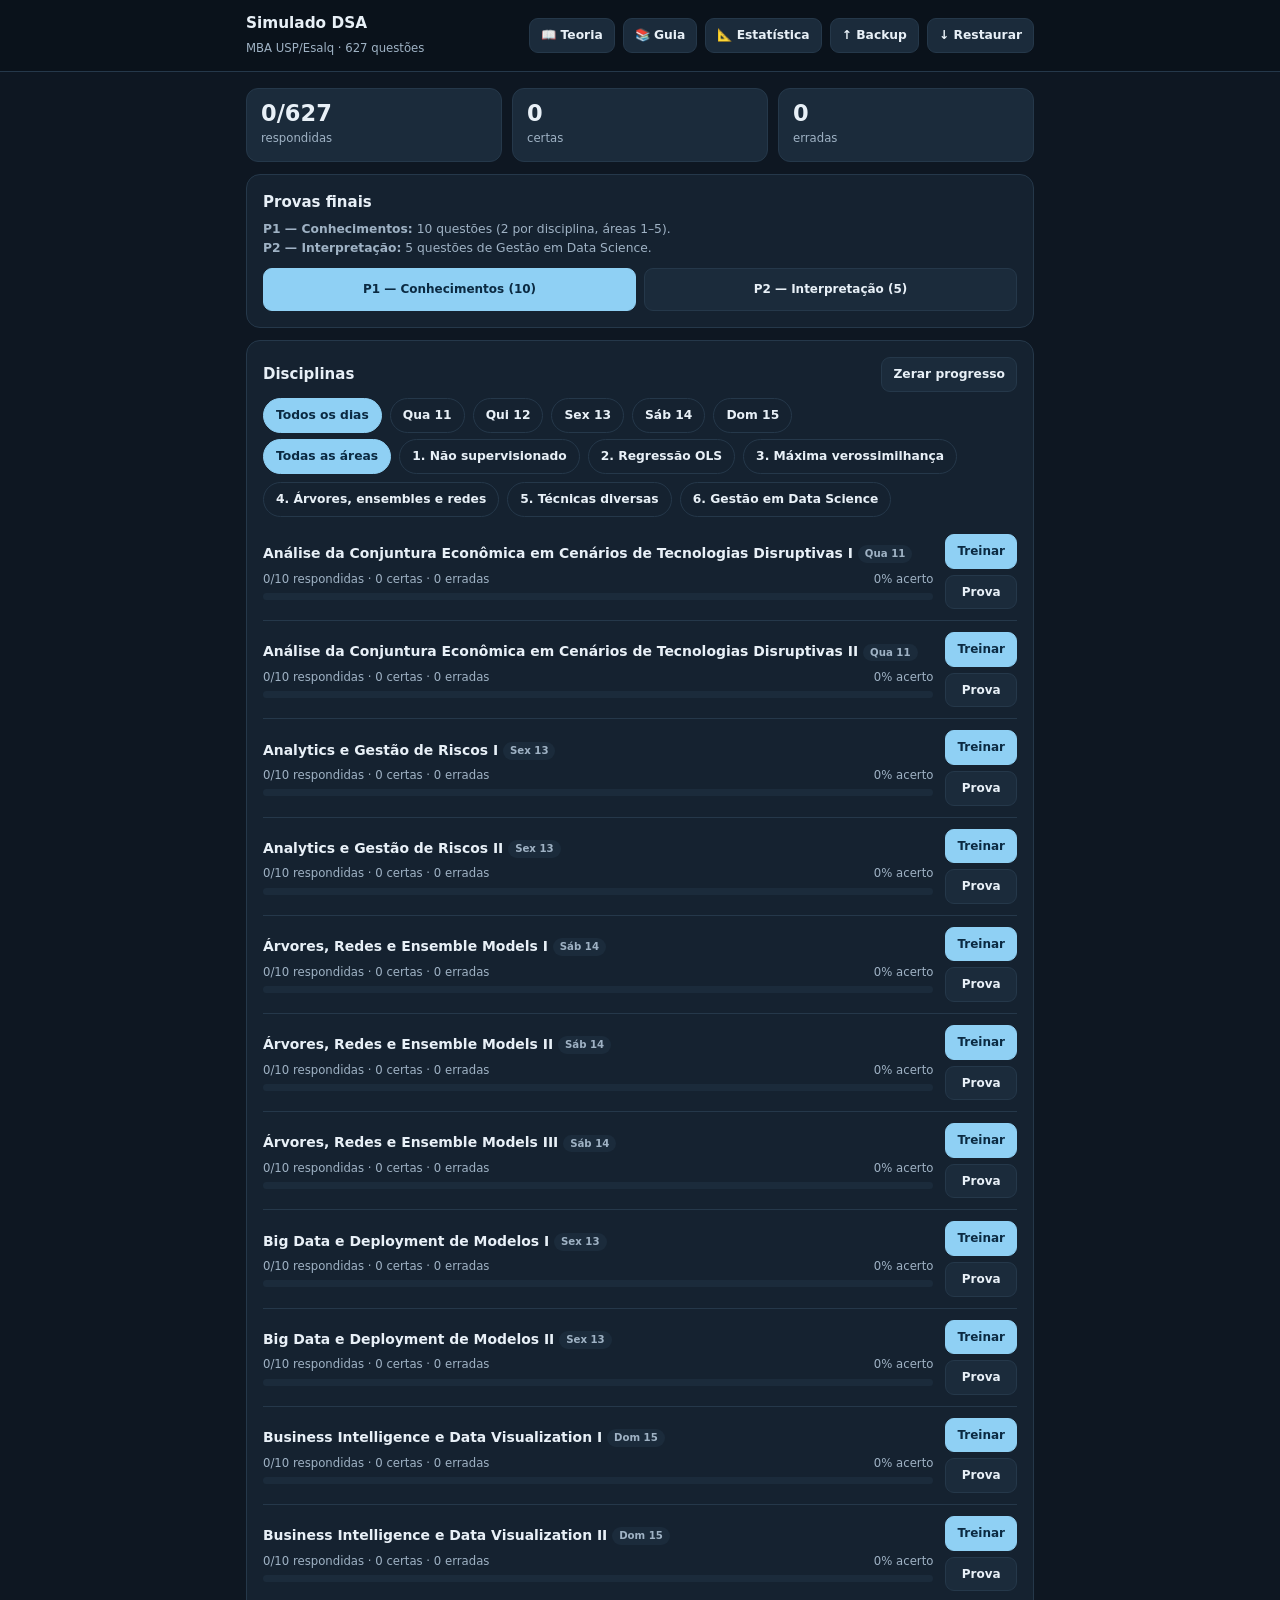
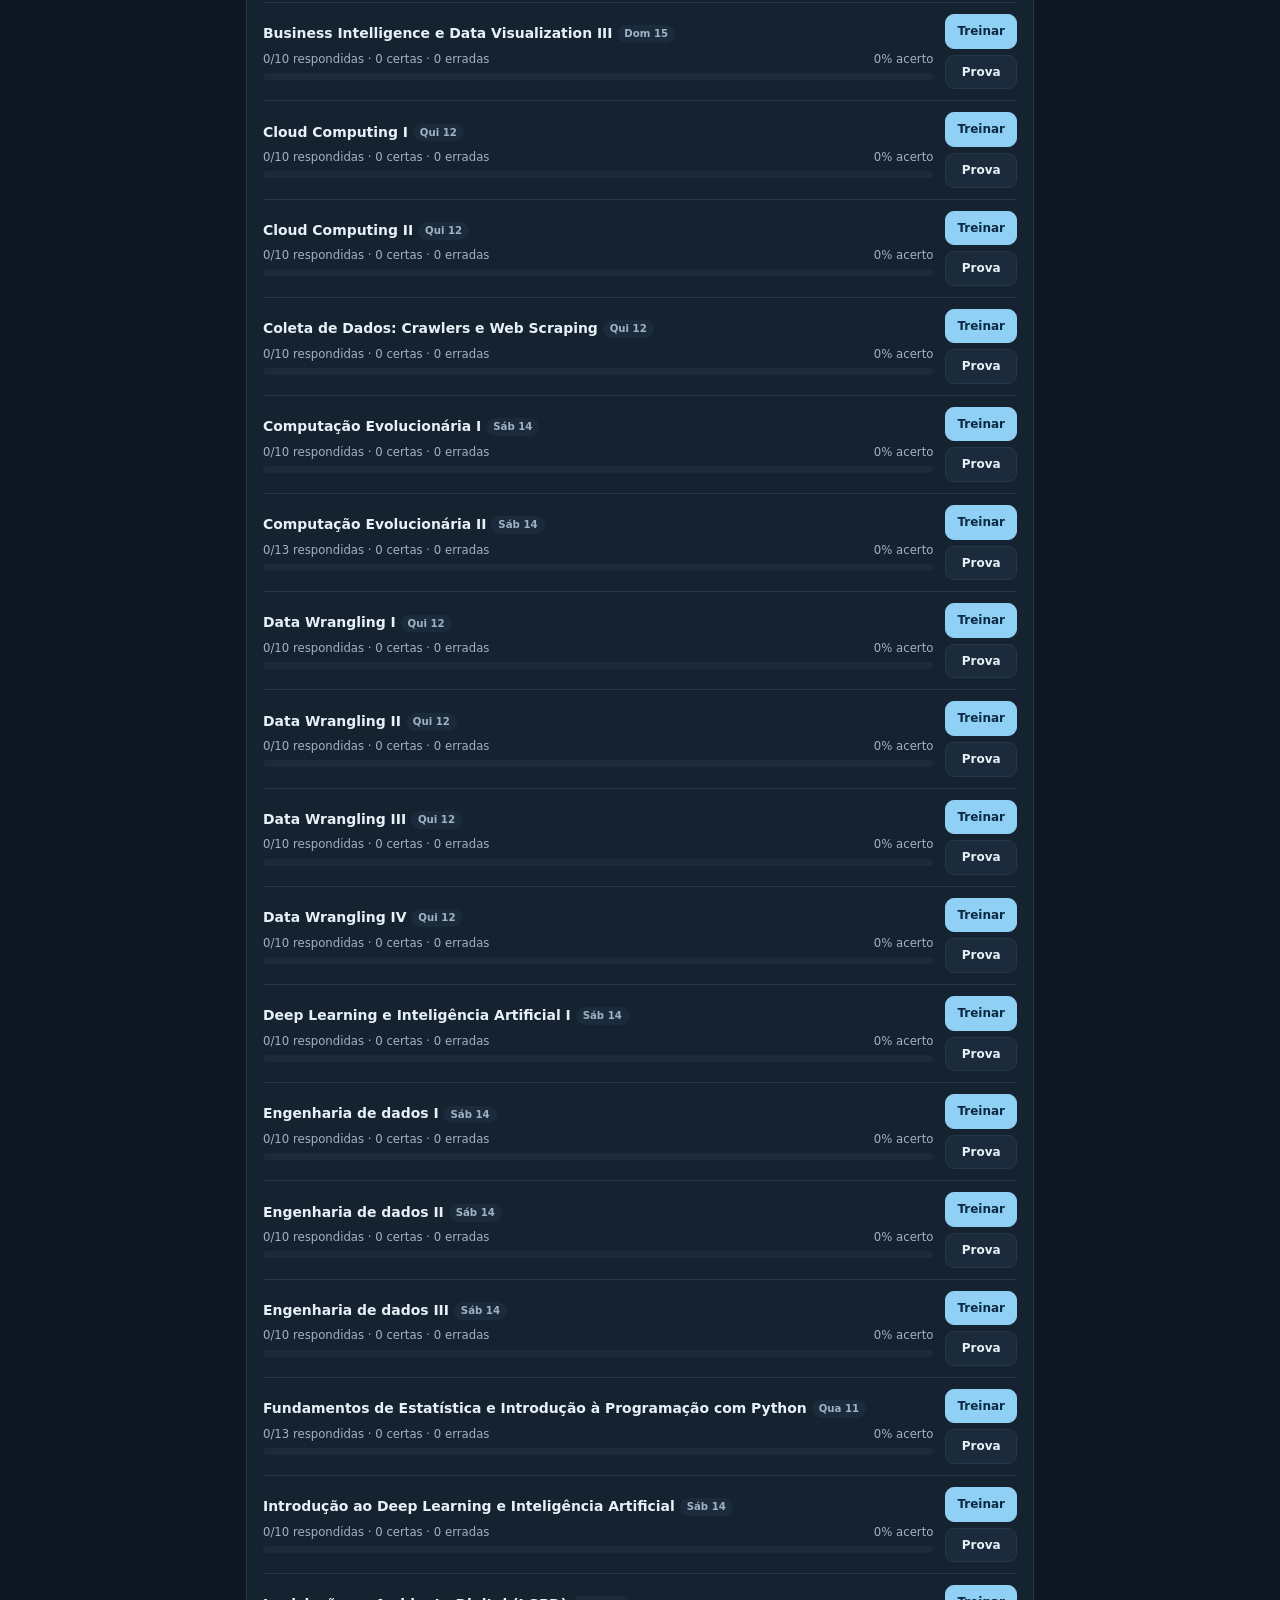
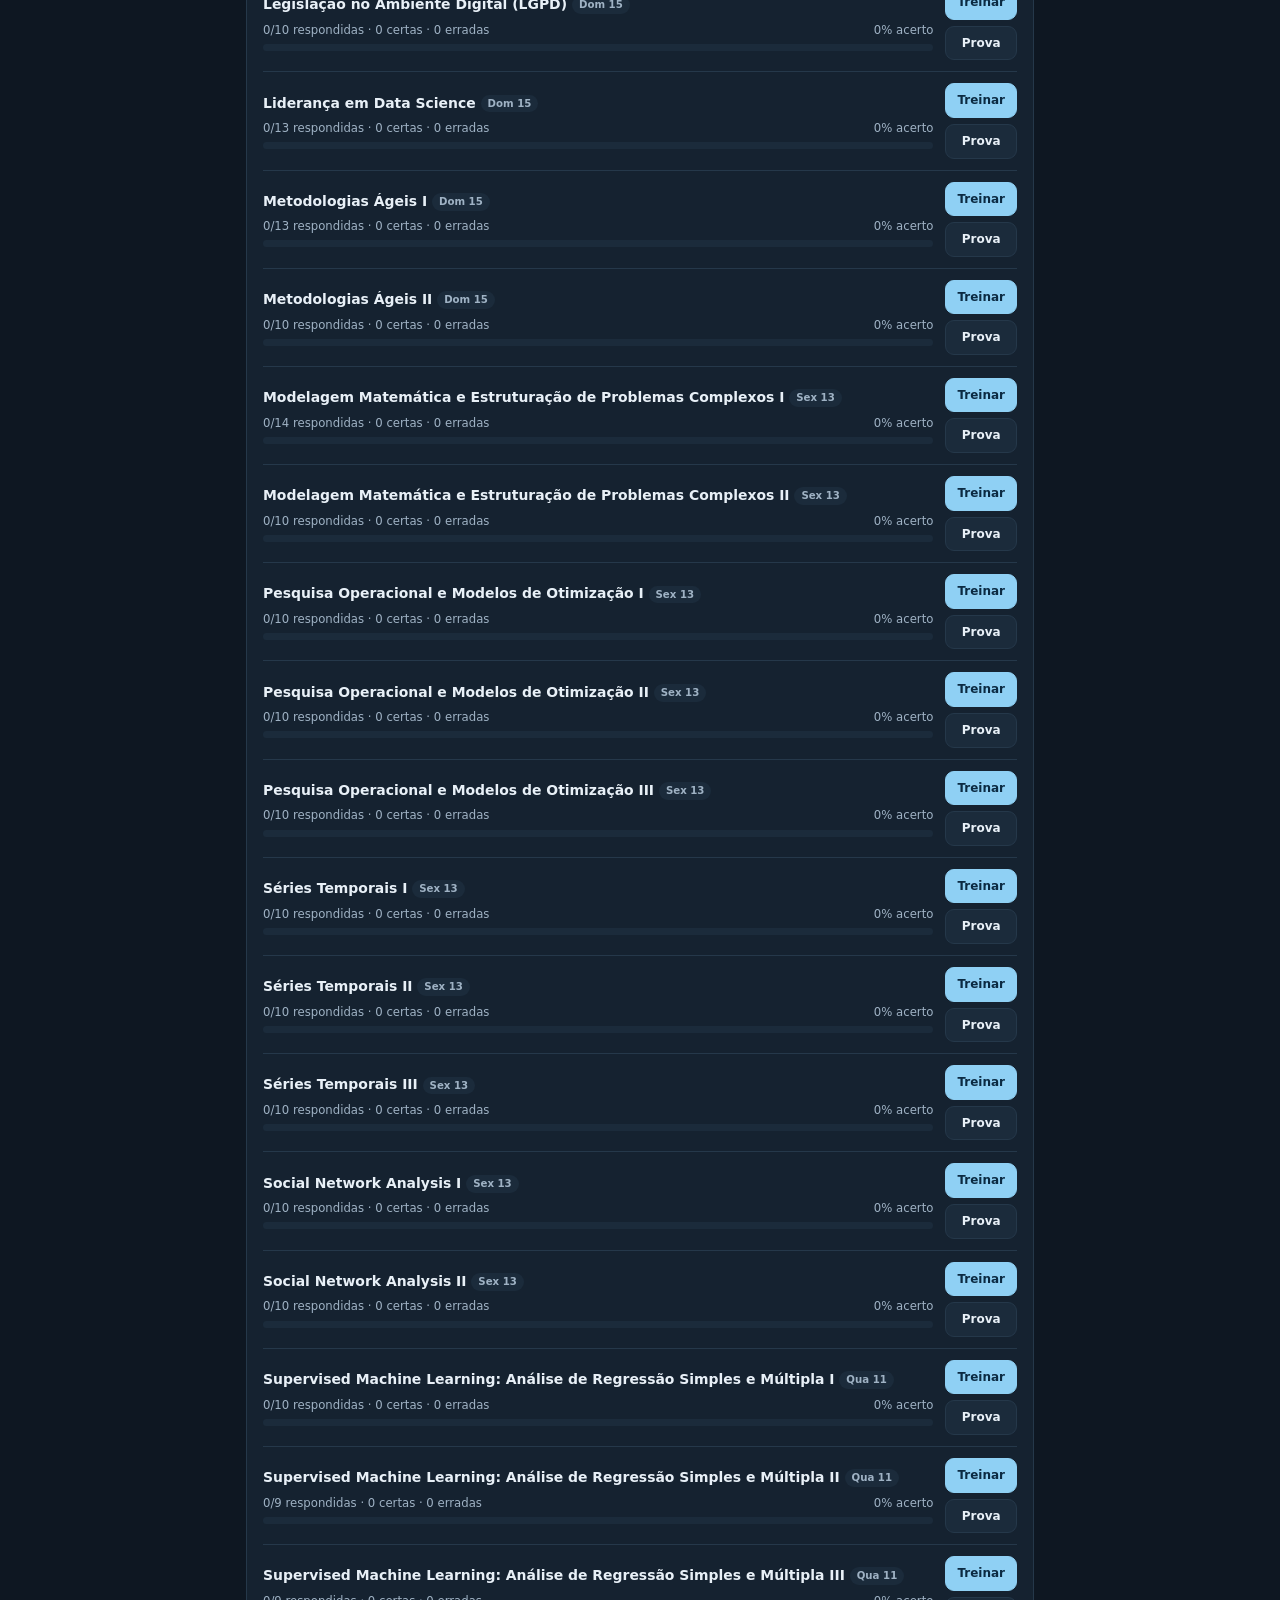
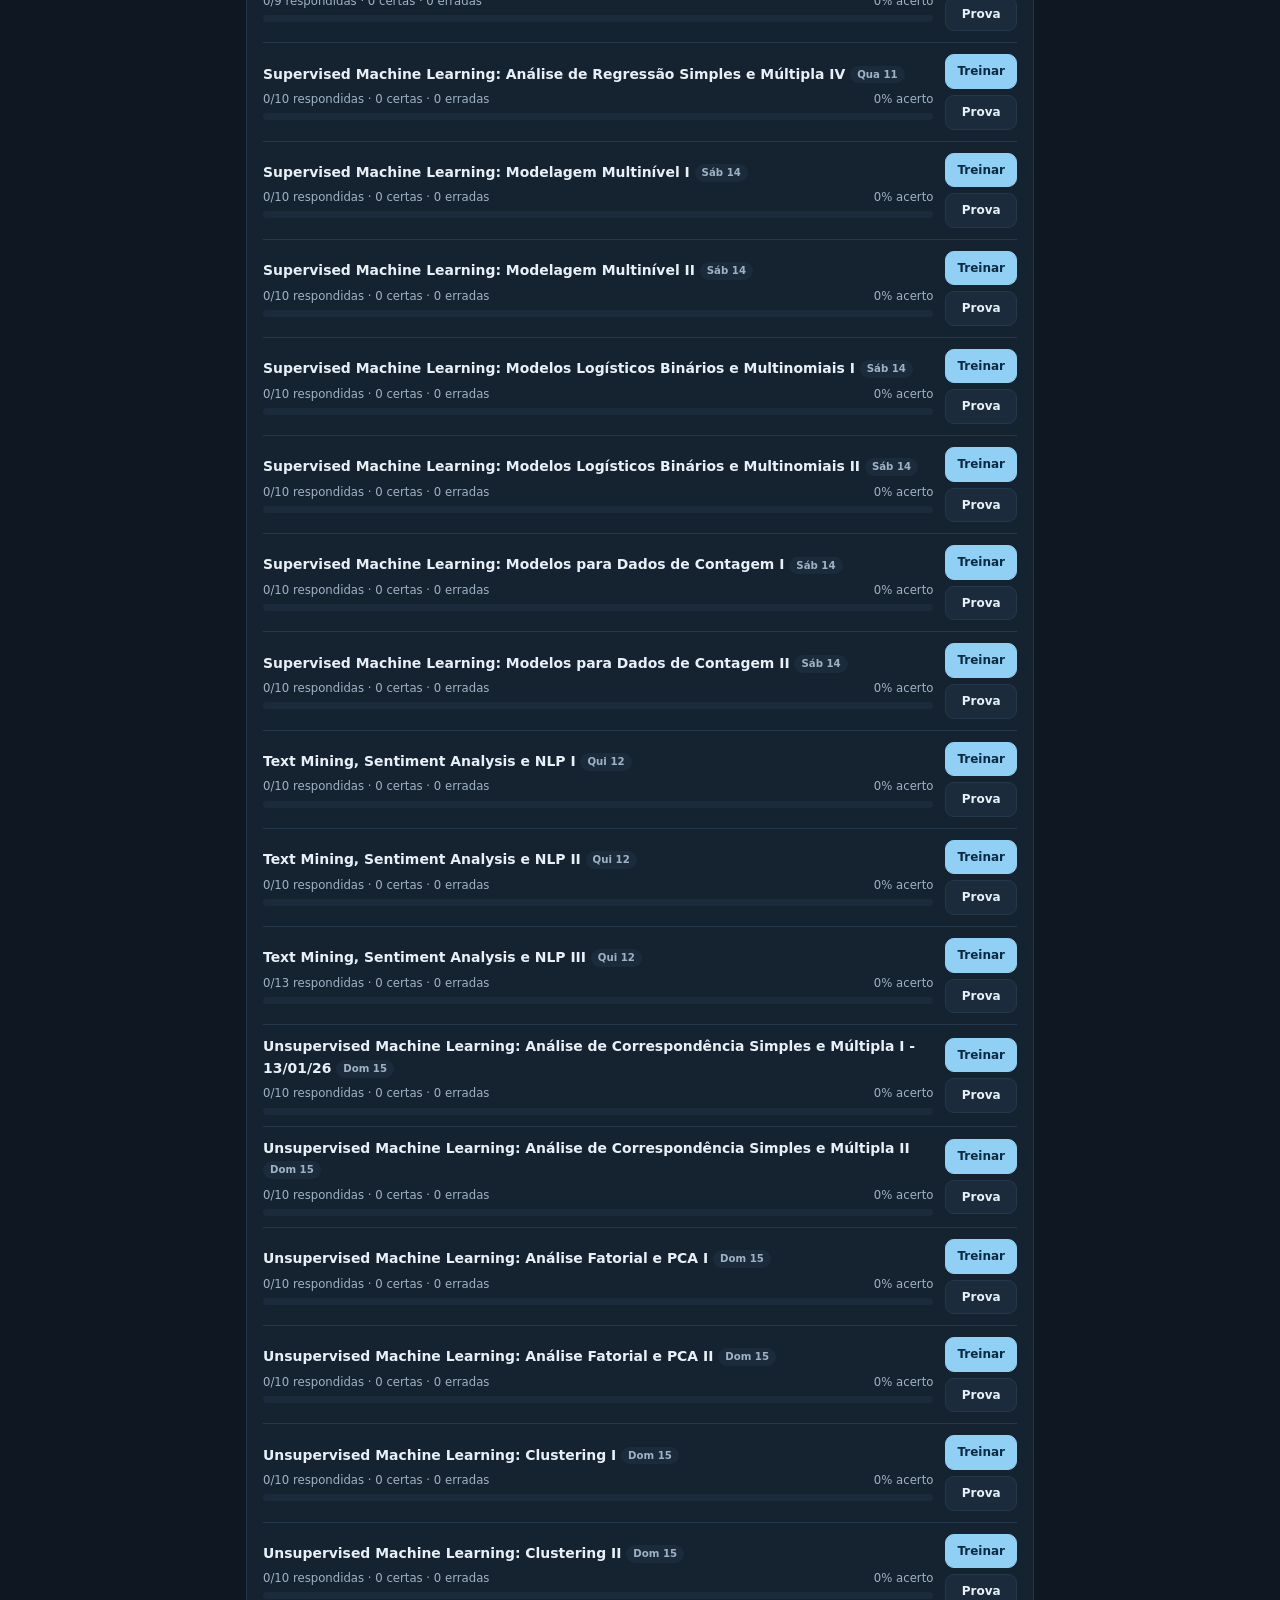
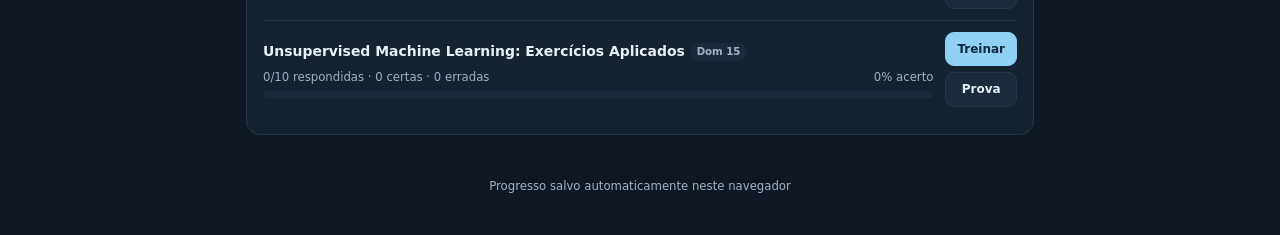
<file: index.html>
<!doctype html>
<html lang="pt-BR">
<head>
<meta charset="utf-8">
<meta name="viewport" content="width=device-width, initial-scale=1">
<title>Simulado DSA — com contador</title>
<link rel="icon" href="data:,">
<link rel="stylesheet" href="style.css?v=6">
</head>
<body>
<header class="top">
  <div class="top-in">
    <div class="brand">
      <b>Simulado DSA</b>
      <small>MBA USP/Esalq · 627 questões</small>
    </div>
    <div class="top-actions">
      <a class="ghost" href="teoria.html" title="Notas de teoria">📖 Teoria</a>
      <a class="ghost" href="guia.html" title="Guia de estudos">📚 Guia</a>
      <a class="ghost" href="estatistica.html" title="Mapa dos conceitos">📐 Estatística</a>
      <button id="btn-export" class="ghost" title="Baixar backup em JSON">↑ Backup</button>
      <button id="btn-import" class="ghost" title="Restaurar backup">↓ Restaurar</button>
    </div>
  </div>
</header>

<main id="app"></main>

<footer class="foot">
  <span id="save-status">Progresso salvo automaticamente neste navegador</span>
</footer>

<input type="file" id="file-import" accept="application/json" hidden>
<script src="banco.js?v=7"></script>
<script src="app.js?v=7"></script>
</body>
</html>
</file>
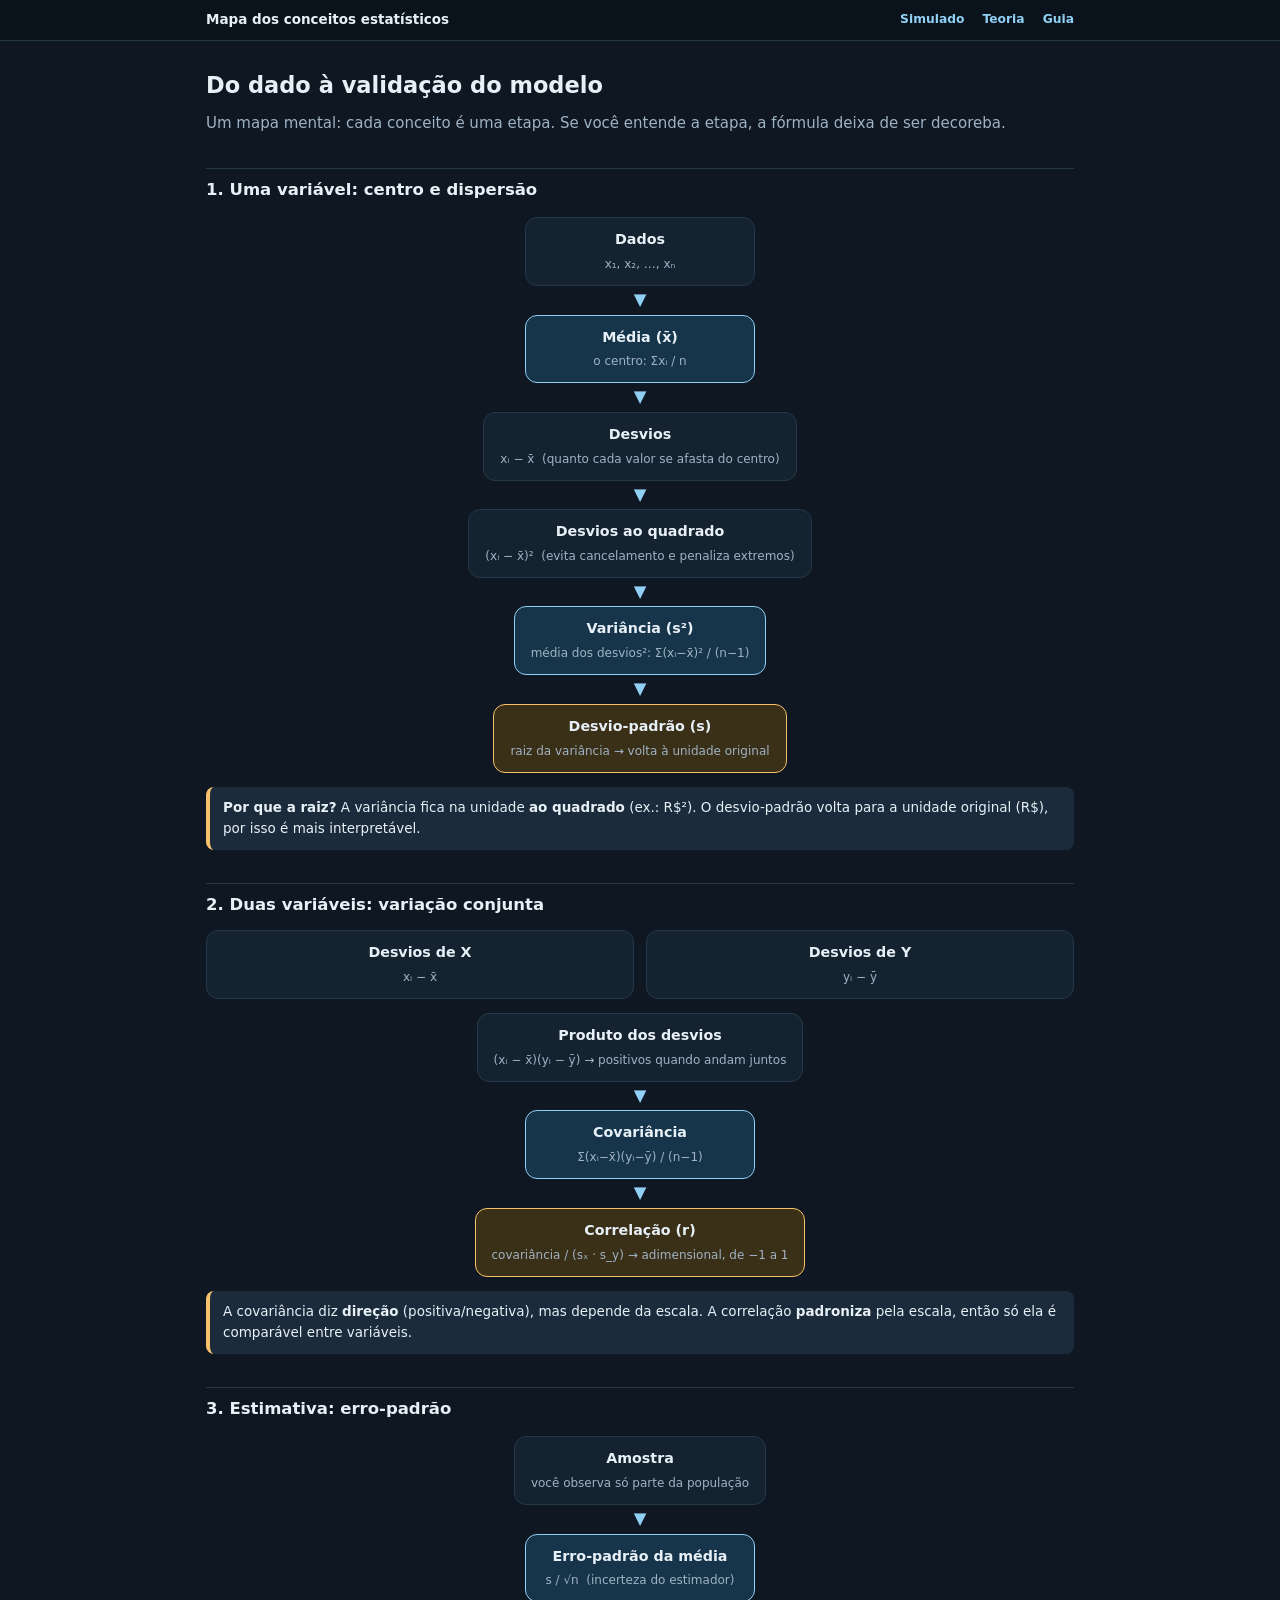
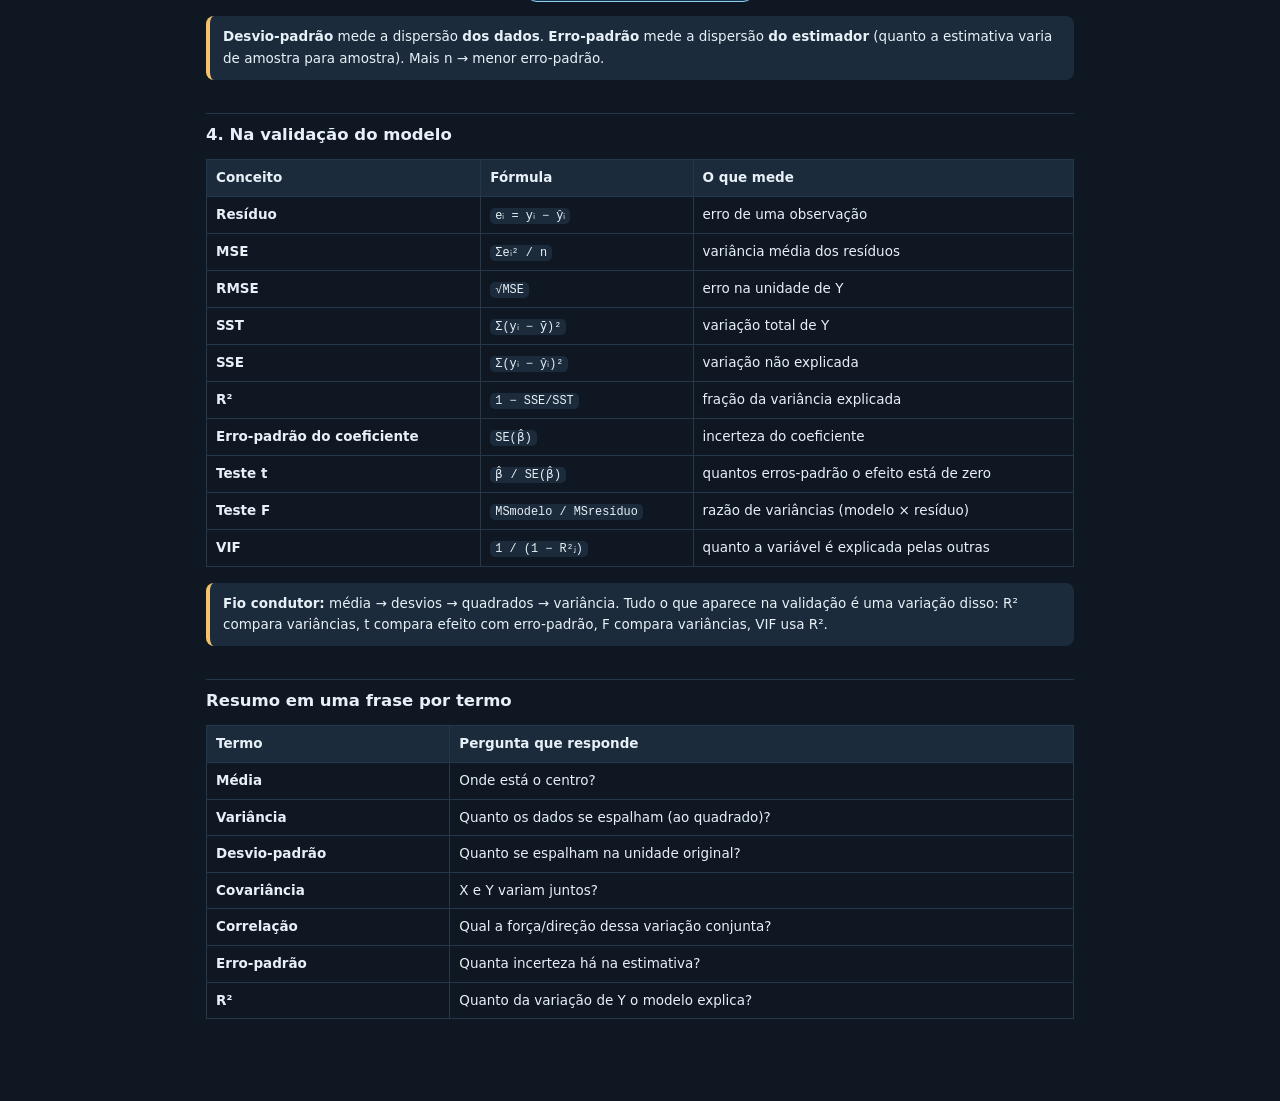
<file: estatistica.html>
<!doctype html>
<html lang="pt-BR">
<head>
<meta charset="utf-8">
<meta name="viewport" content="width=device-width, initial-scale=1">
<title>Mapa dos conceitos estatísticos</title>
<link rel="icon" href="data:,">
<style>
:root{
  --bg:#0e1722;--card:#152230;--soft:#1b2b3b;--line:#25384a;
  --ink:#e8f0f7;--muted:#9fb2c4;--accent:#8fd0f4;--accent2:#f5c26b;
  --ok:#62d36a;--bad:#ff8a70;
}
*{box-sizing:border-box}
html,body{margin:0;background:var(--bg);color:var(--ink);
  font:400 15px/1.6 system-ui,-apple-system,"Segoe UI",Roboto,Arial,sans-serif}
nav{position:sticky;top:0;z-index:10;background:#0a121b;border-bottom:1px solid var(--line)}
nav .in{max-width:900px;margin:0 auto;padding:9px 16px;display:flex;gap:18px;align-items:center;flex-wrap:wrap}
nav b{font-size:.9rem;margin-right:auto}
nav a{font-size:.82rem;text-decoration:none;color:var(--accent);font-weight:600}
main{max-width:900px;margin:0 auto;padding:22px 16px 70px}
h1{font-size:1.5rem;margin:.2em 0 .3em}
h2{font-size:1.1rem;margin:2em 0 .6em;padding-top:.5em;border-top:1px solid var(--line)}
p{margin:.5em 0}
.muted{color:var(--muted)}
.small{font-size:.85rem}
.flow{display:flex;flex-direction:column;align-items:center;gap:6px;margin:14px 0}
.node{background:var(--card);border:1px solid var(--line);border-radius:12px;
  padding:10px 16px;text-align:center;min-width:230px}
.node b{display:block;font-size:.95rem}
.node span{font-size:.8rem;color:var(--muted)}
.node.hl{border-color:var(--accent);background:#17354a}
.node.hl2{border-color:var(--accent2);background:#3a2f17}
.arrow{color:var(--accent);font-size:1.1rem;line-height:1}
.formula{font-family:ui-monospace,SFMono-Regular,Menlo,monospace;font-size:.86rem;color:var(--accent)}
.grid2{display:grid;grid-template-columns:1fr 1fr;gap:12px;margin:12px 0}
@media(max-width:620px){.grid2{grid-template-columns:1fr}}
table{width:100%;border-collapse:collapse;margin:.8em 0 1.2em;font-size:.9em}
th,td{border:1px solid var(--line);padding:7px 9px;text-align:left;vertical-align:top}
th{background:var(--soft)}
code{background:var(--soft);padding:1px 5px;border-radius:5px;font-size:.88em}
.note{background:var(--soft);border-left:4px solid var(--accent2);border-radius:8px;padding:10px 13px;margin:12px 0;font-size:.9rem}
</style>
</head>
<body>
<nav><div class="in">
  <b>Mapa dos conceitos estatísticos</b>
  <a href="./">Simulado</a>
  <a href="teoria.html">Teoria</a>
  <a href="guia.html">Guia</a>
</div></nav>
<main>

<h1>Do dado à validação do modelo</h1>
<p class="muted">Um mapa mental: cada conceito é uma etapa. Se você entende a etapa, a fórmula deixa de ser decoreba.</p>

<h2>1. Uma variável: centro e dispersão</h2>

<div class="flow">
  <div class="node"><b>Dados</b><span>x₁, x₂, …, xₙ</span></div>
  <div class="arrow">▼</div>
  <div class="node hl"><b>Média (x̄)</b><span>o centro: Σxᵢ / n</span></div>
  <div class="arrow">▼</div>
  <div class="node"><b>Desvios</b><span>xᵢ − x̄ &nbsp;(quanto cada valor se afasta do centro)</span></div>
  <div class="arrow">▼</div>
  <div class="node"><b>Desvios ao quadrado</b><span>(xᵢ − x̄)² &nbsp;(evita cancelamento e penaliza extremos)</span></div>
  <div class="arrow">▼</div>
  <div class="node hl"><b>Variância (s²)</b><span>média dos desvios²: Σ(xᵢ−x̄)² / (n−1)</span></div>
  <div class="arrow">▼</div>
  <div class="node hl2"><b>Desvio-padrão (s)</b><span>raiz da variância → volta à unidade original</span></div>
</div>

<div class="note">
  <b>Por que a raiz?</b> A variância fica na unidade <b>ao quadrado</b> (ex.: R$²). O desvio-padrão volta para a unidade original (R$), por isso é mais interpretável.
</div>

<h2>2. Duas variáveis: variação conjunta</h2>

<div class="grid2">
  <div class="node"><b>Desvios de X</b><span>xᵢ − x̄</span></div>
  <div class="node"><b>Desvios de Y</b><span>yᵢ − ȳ</span></div>
</div>
<div class="flow">
  <div class="node"><b>Produto dos desvios</b><span>(xᵢ − x̄)(yᵢ − ȳ) → positivos quando andam juntos</span></div>
  <div class="arrow">▼</div>
  <div class="node hl"><b>Covariância</b><span>Σ(xᵢ−x̄)(yᵢ−ȳ) / (n−1)</span></div>
  <div class="arrow">▼</div>
  <div class="node hl2"><b>Correlação (r)</b><span>covariância / (sₓ · s_y) → adimensional, de −1 a 1</span></div>
</div>

<div class="note">
  A covariância diz <b>direção</b> (positiva/negativa), mas depende da escala. A correlação <b>padroniza</b> pela escala, então só ela é comparável entre variáveis.
</div>

<h2>3. Estimativa: erro-padrão</h2>

<div class="flow">
  <div class="node"><b>Amostra</b><span>você observa só parte da população</span></div>
  <div class="arrow">▼</div>
  <div class="node hl"><b>Erro-padrão da média</b><span>s / √n &nbsp;(incerteza do estimador)</span></div>
</div>

<div class="note">
  <b>Desvio-padrão</b> mede a dispersão <b>dos dados</b>. <b>Erro-padrão</b> mede a dispersão <b>do estimador</b> (quanto a estimativa varia de amostra para amostra). Mais n → menor erro-padrão.
</div>

<h2>4. Na validação do modelo</h2>

<table>
  <tr><th>Conceito</th><th>Fórmula</th><th>O que mede</th></tr>
  <tr><td><b>Resíduo</b></td><td><code>eᵢ = yᵢ − ŷᵢ</code></td><td>erro de uma observação</td></tr>
  <tr><td><b>MSE</b></td><td><code>Σeᵢ² / n</code></td><td>variância média dos resíduos</td></tr>
  <tr><td><b>RMSE</b></td><td><code>√MSE</code></td><td>erro na unidade de Y</td></tr>
  <tr><td><b>SST</b></td><td><code>Σ(yᵢ − ȳ)²</code></td><td>variação total de Y</td></tr>
  <tr><td><b>SSE</b></td><td><code>Σ(yᵢ − ŷᵢ)²</code></td><td>variação não explicada</td></tr>
  <tr><td><b>R²</b></td><td><code>1 − SSE/SST</code></td><td>fração da variância explicada</td></tr>
  <tr><td><b>Erro-padrão do coeficiente</b></td><td><code>SE(β̂)</code></td><td>incerteza do coeficiente</td></tr>
  <tr><td><b>Teste t</b></td><td><code>β̂ / SE(β̂)</code></td><td>quantos erros-padrão o efeito está de zero</td></tr>
  <tr><td><b>Teste F</b></td><td><code>MSmodelo / MSresíduo</code></td><td>razão de variâncias (modelo × resíduo)</td></tr>
  <tr><td><b>VIF</b></td><td><code>1 / (1 − R²ⱼ)</code></td><td>quanto a variável é explicada pelas outras</td></tr>
</table>

<div class="note">
  <b>Fio condutor:</b> média → desvios → quadrados → variância. Tudo o que aparece na validação é uma variação disso: R² compara variâncias, t compara efeito com erro-padrão, F compara variâncias, VIF usa R².
</div>

<h2>Resumo em uma frase por termo</h2>
<table>
  <tr><th>Termo</th><th>Pergunta que responde</th></tr>
  <tr><td><b>Média</b></td><td>Onde está o centro?</td></tr>
  <tr><td><b>Variância</b></td><td>Quanto os dados se espalham (ao quadrado)?</td></tr>
  <tr><td><b>Desvio-padrão</b></td><td>Quanto se espalham na unidade original?</td></tr>
  <tr><td><b>Covariância</b></td><td>X e Y variam juntos?</td></tr>
  <tr><td><b>Correlação</b></td><td>Qual a força/direção dessa variação conjunta?</td></tr>
  <tr><td><b>Erro-padrão</b></td><td>Quanta incerteza há na estimativa?</td></tr>
  <tr><td><b>R²</b></td><td>Quanto da variação de Y o modelo explica?</td></tr>
</table>

</main>
</body>
</html>
</file>
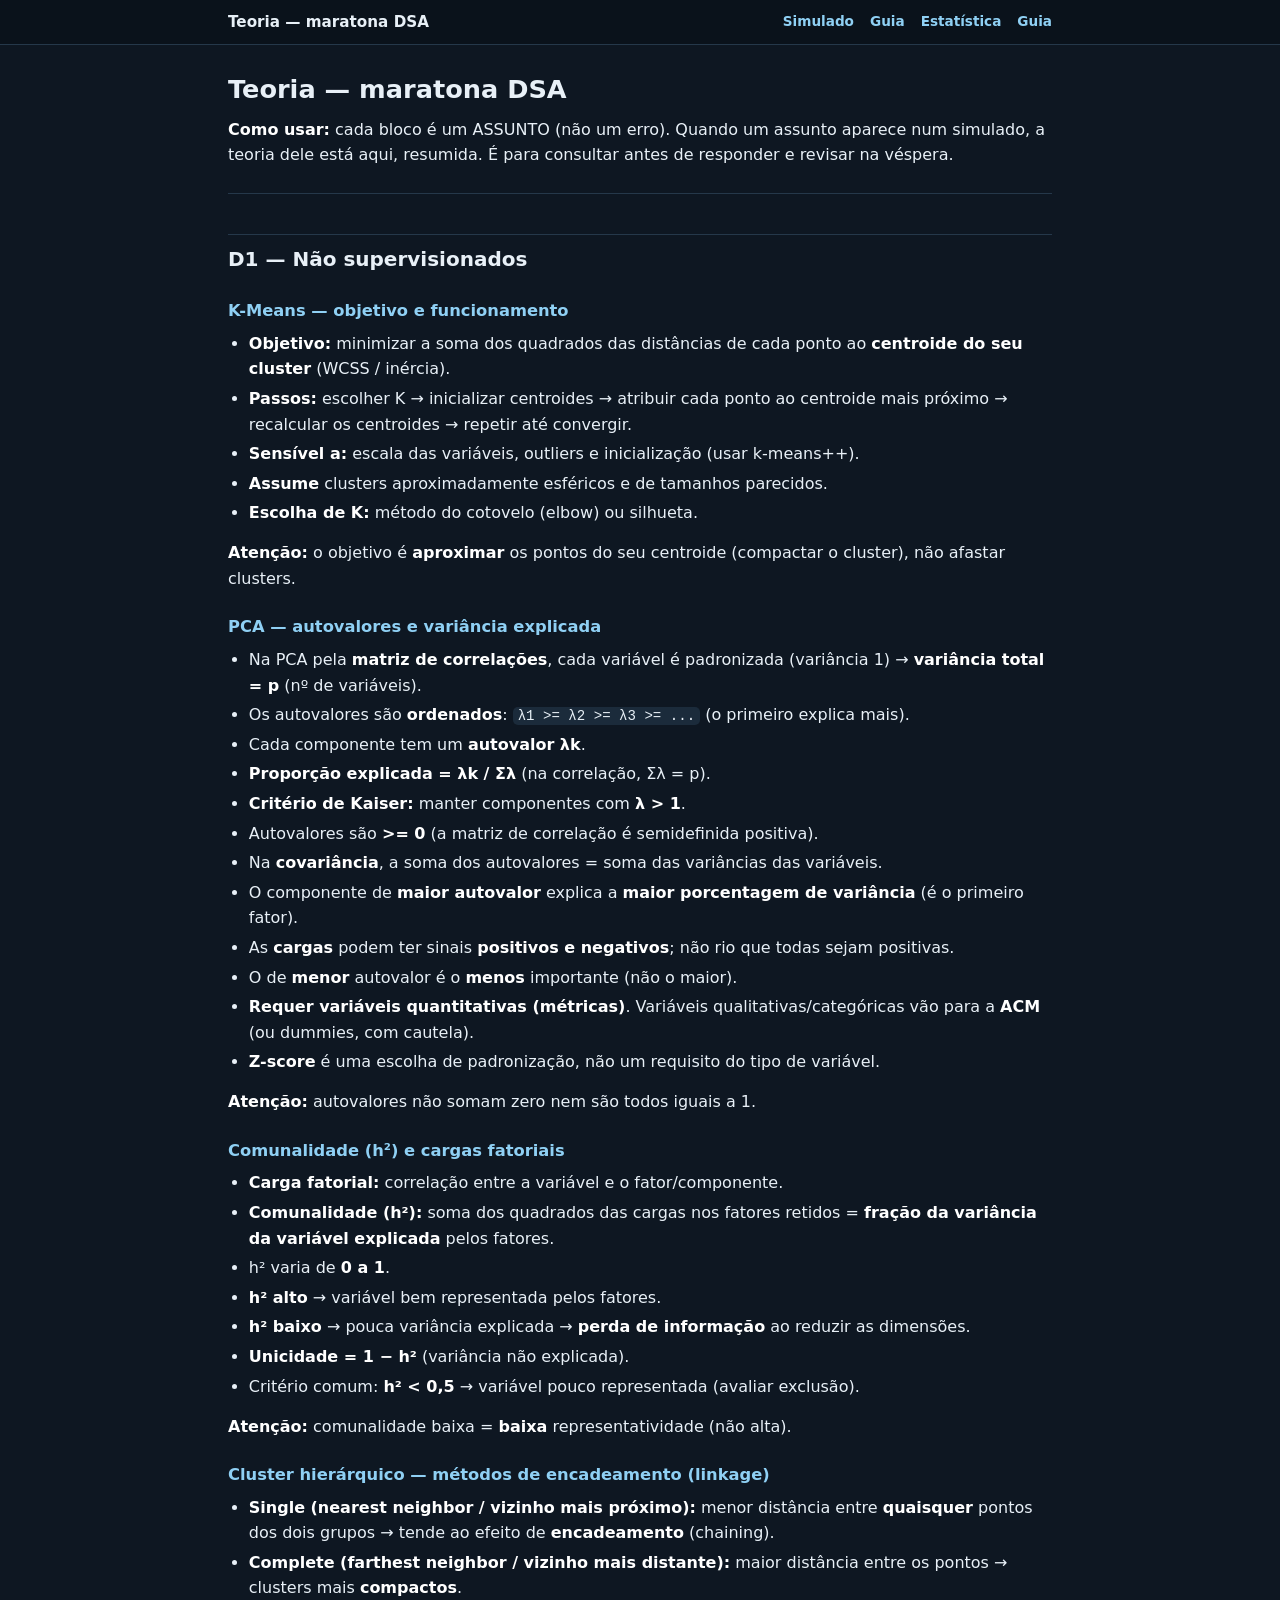
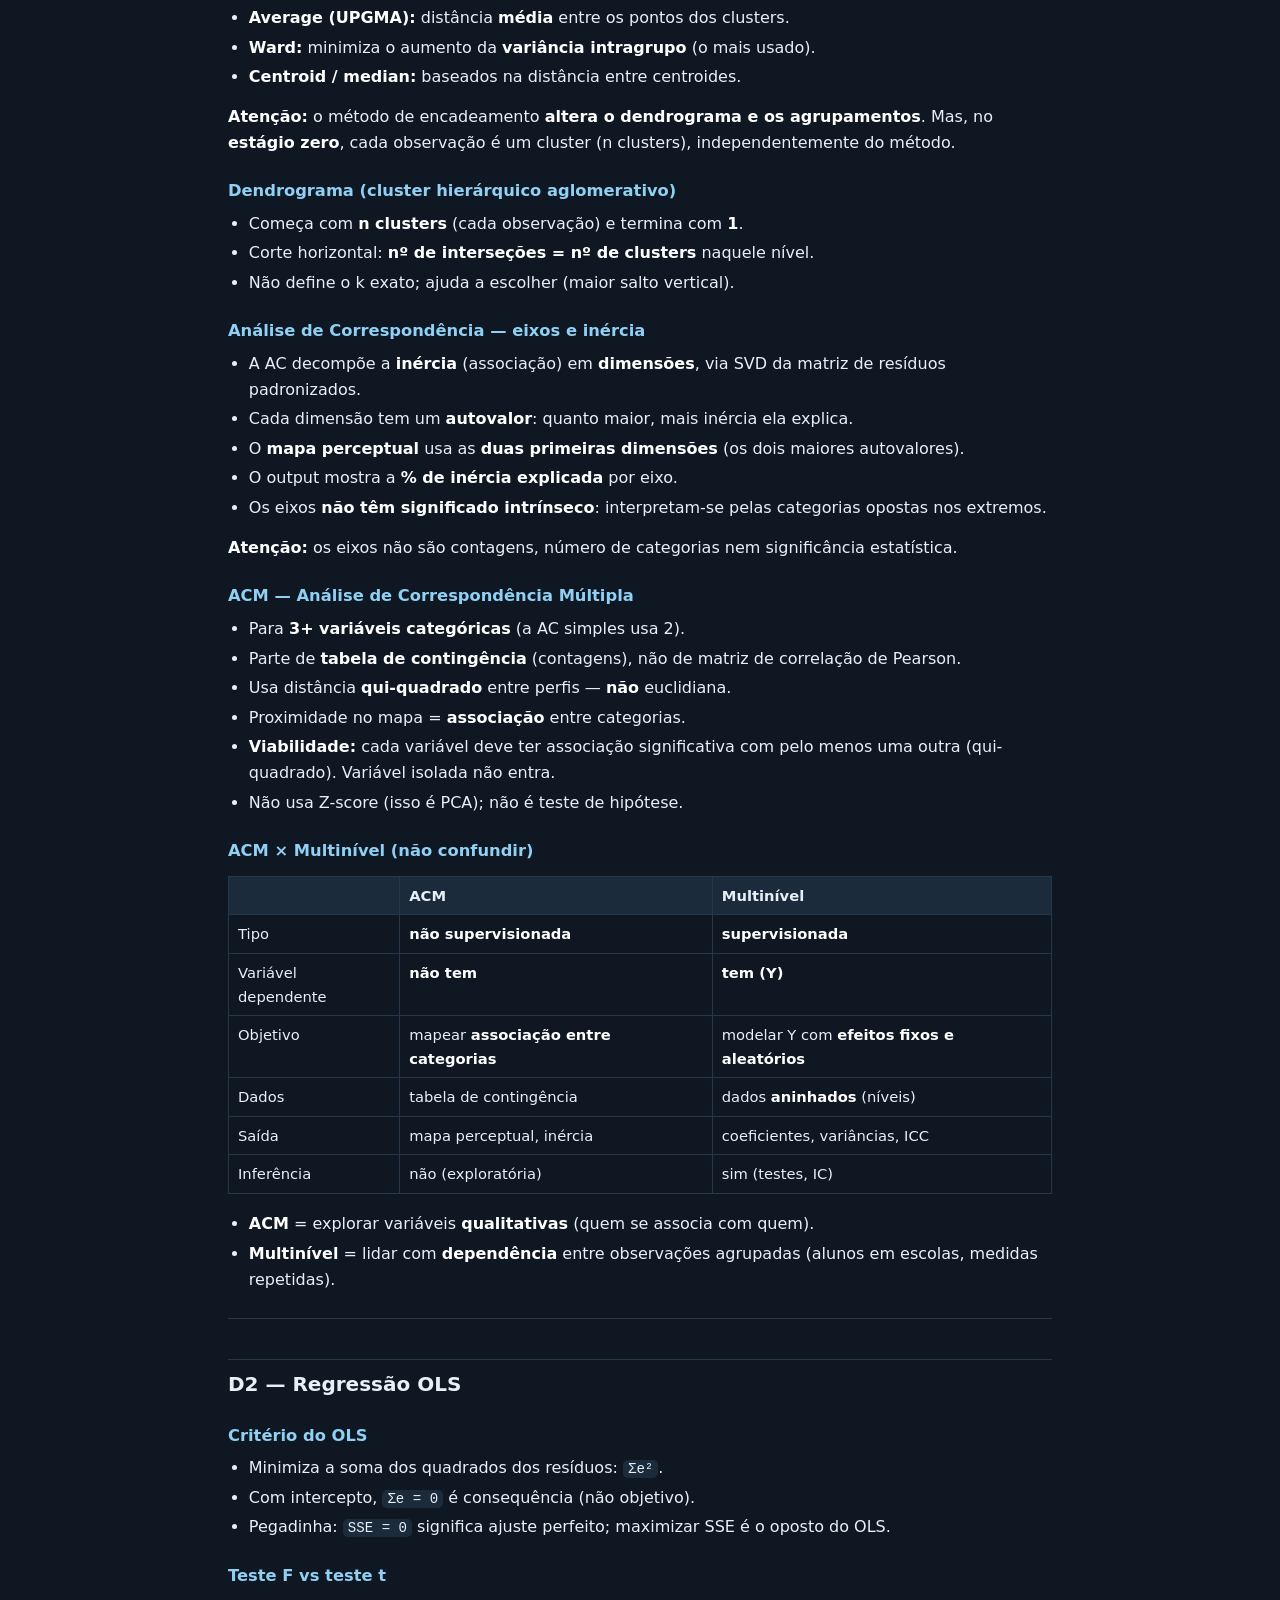
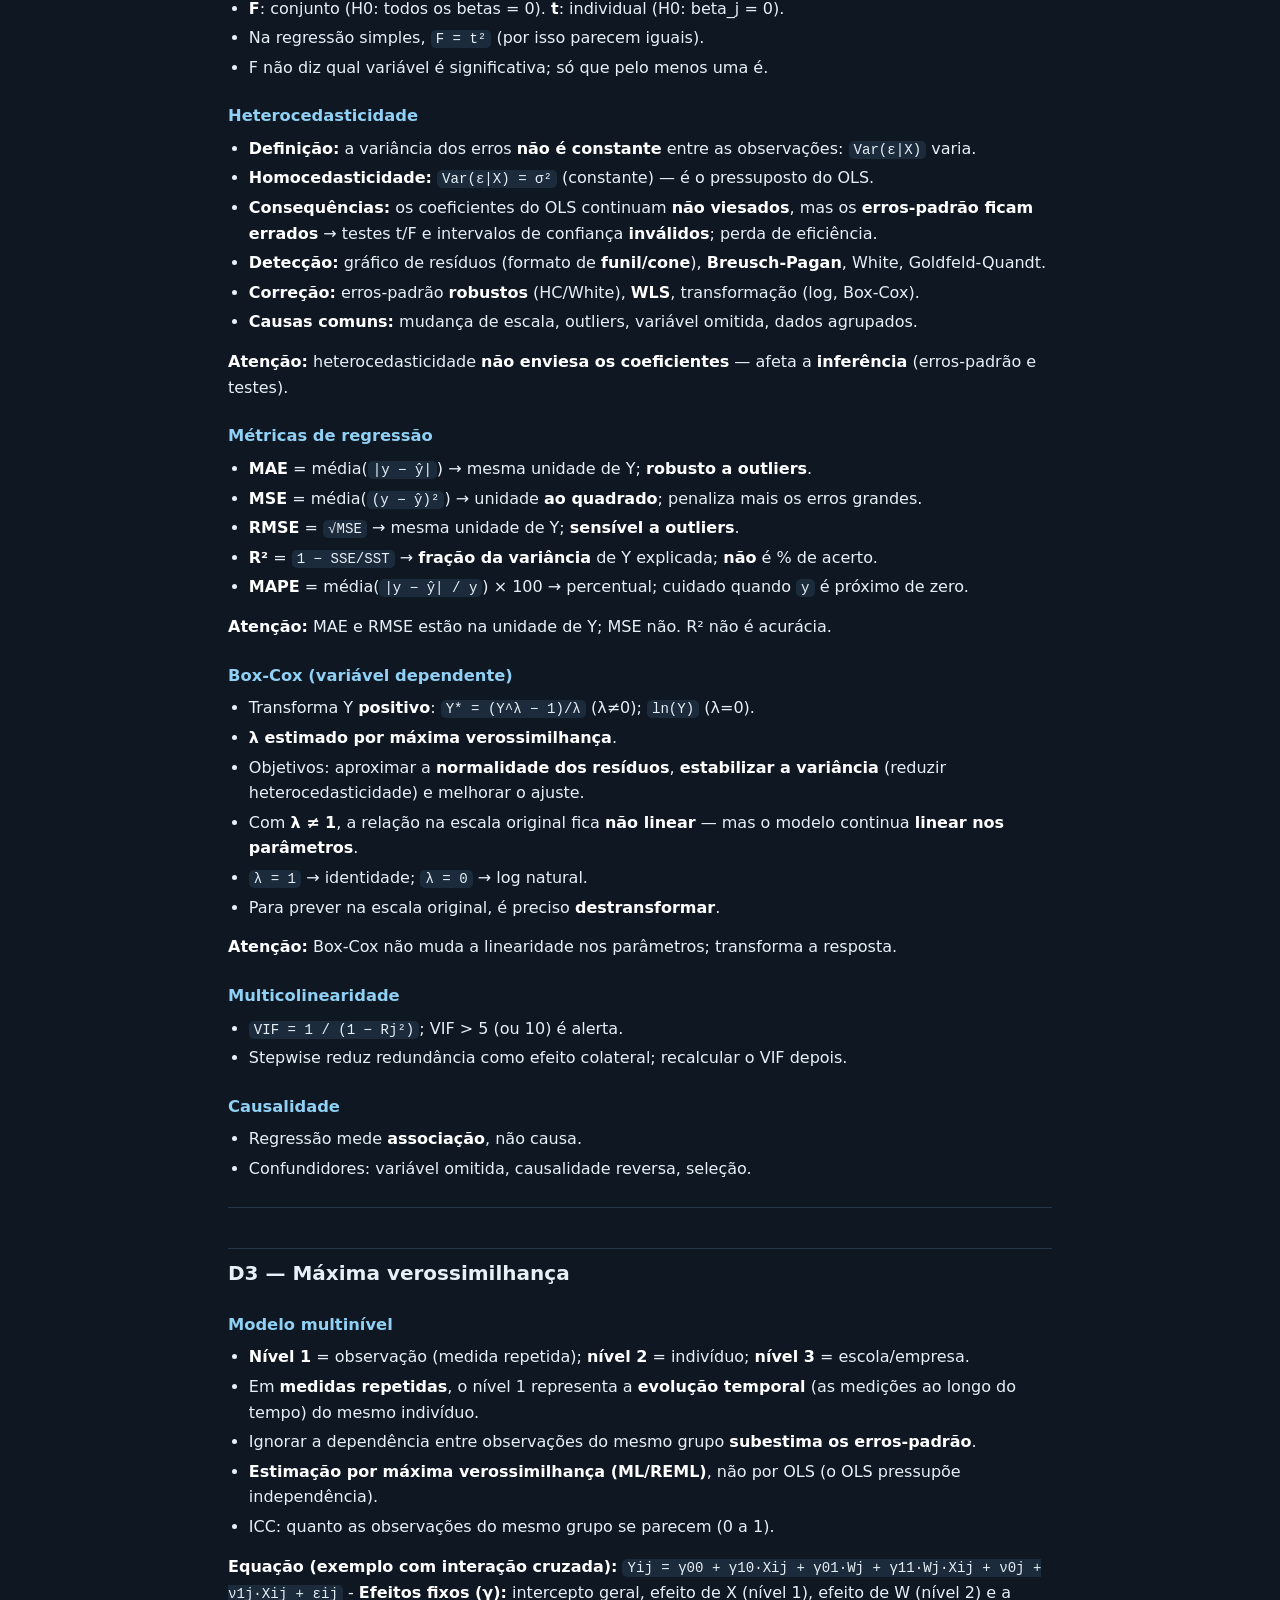
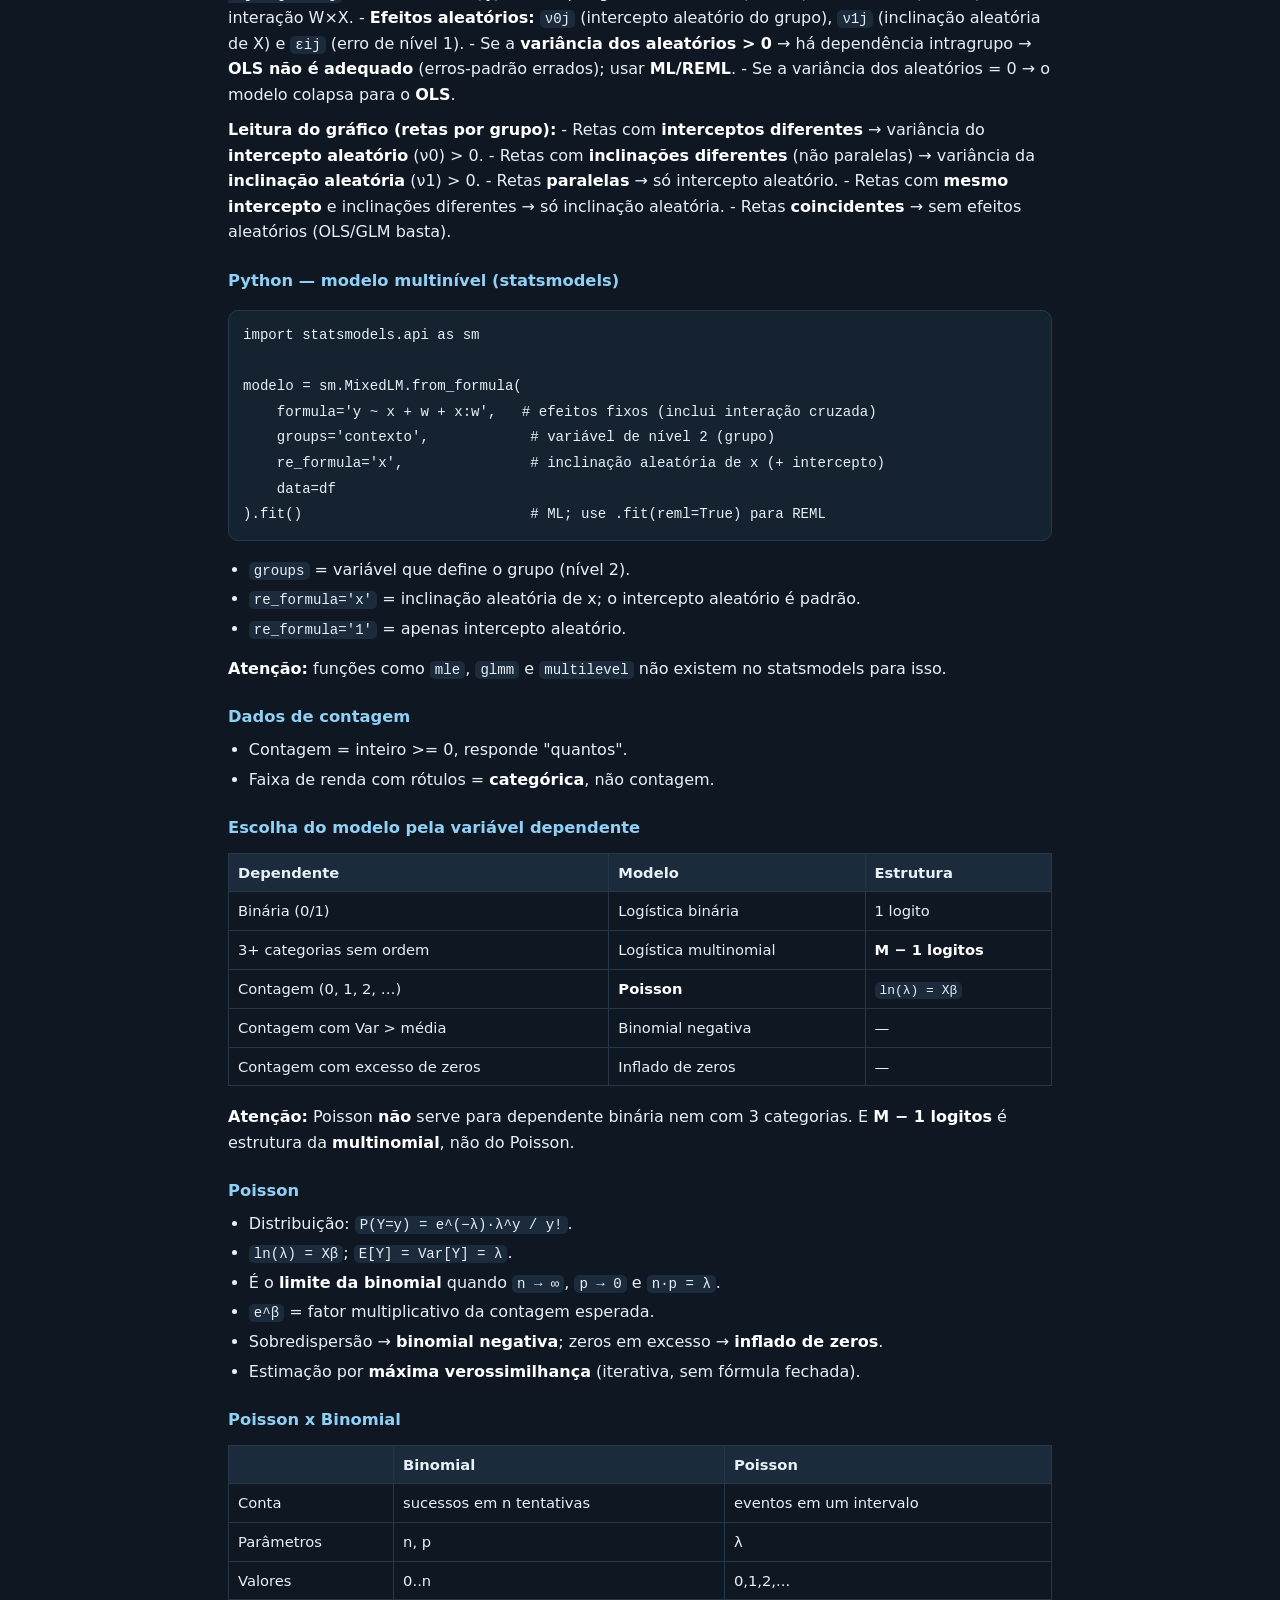
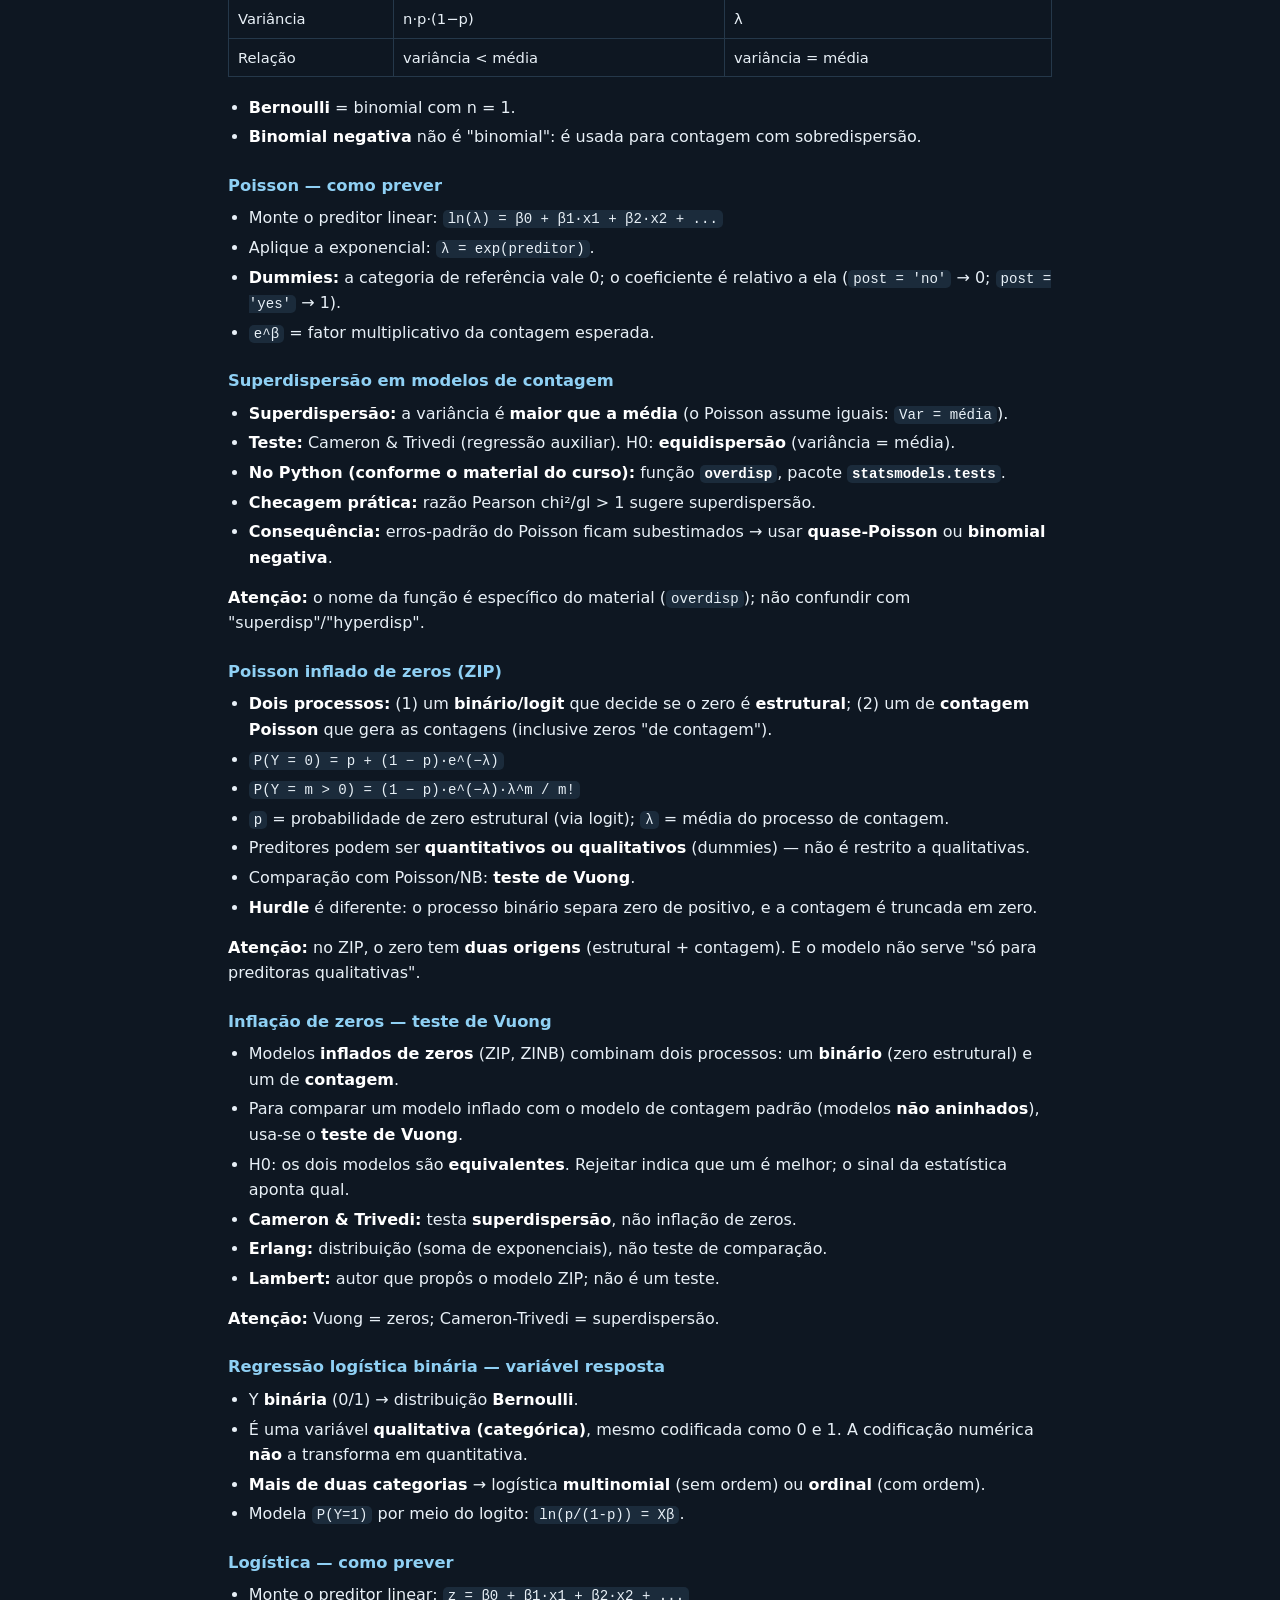
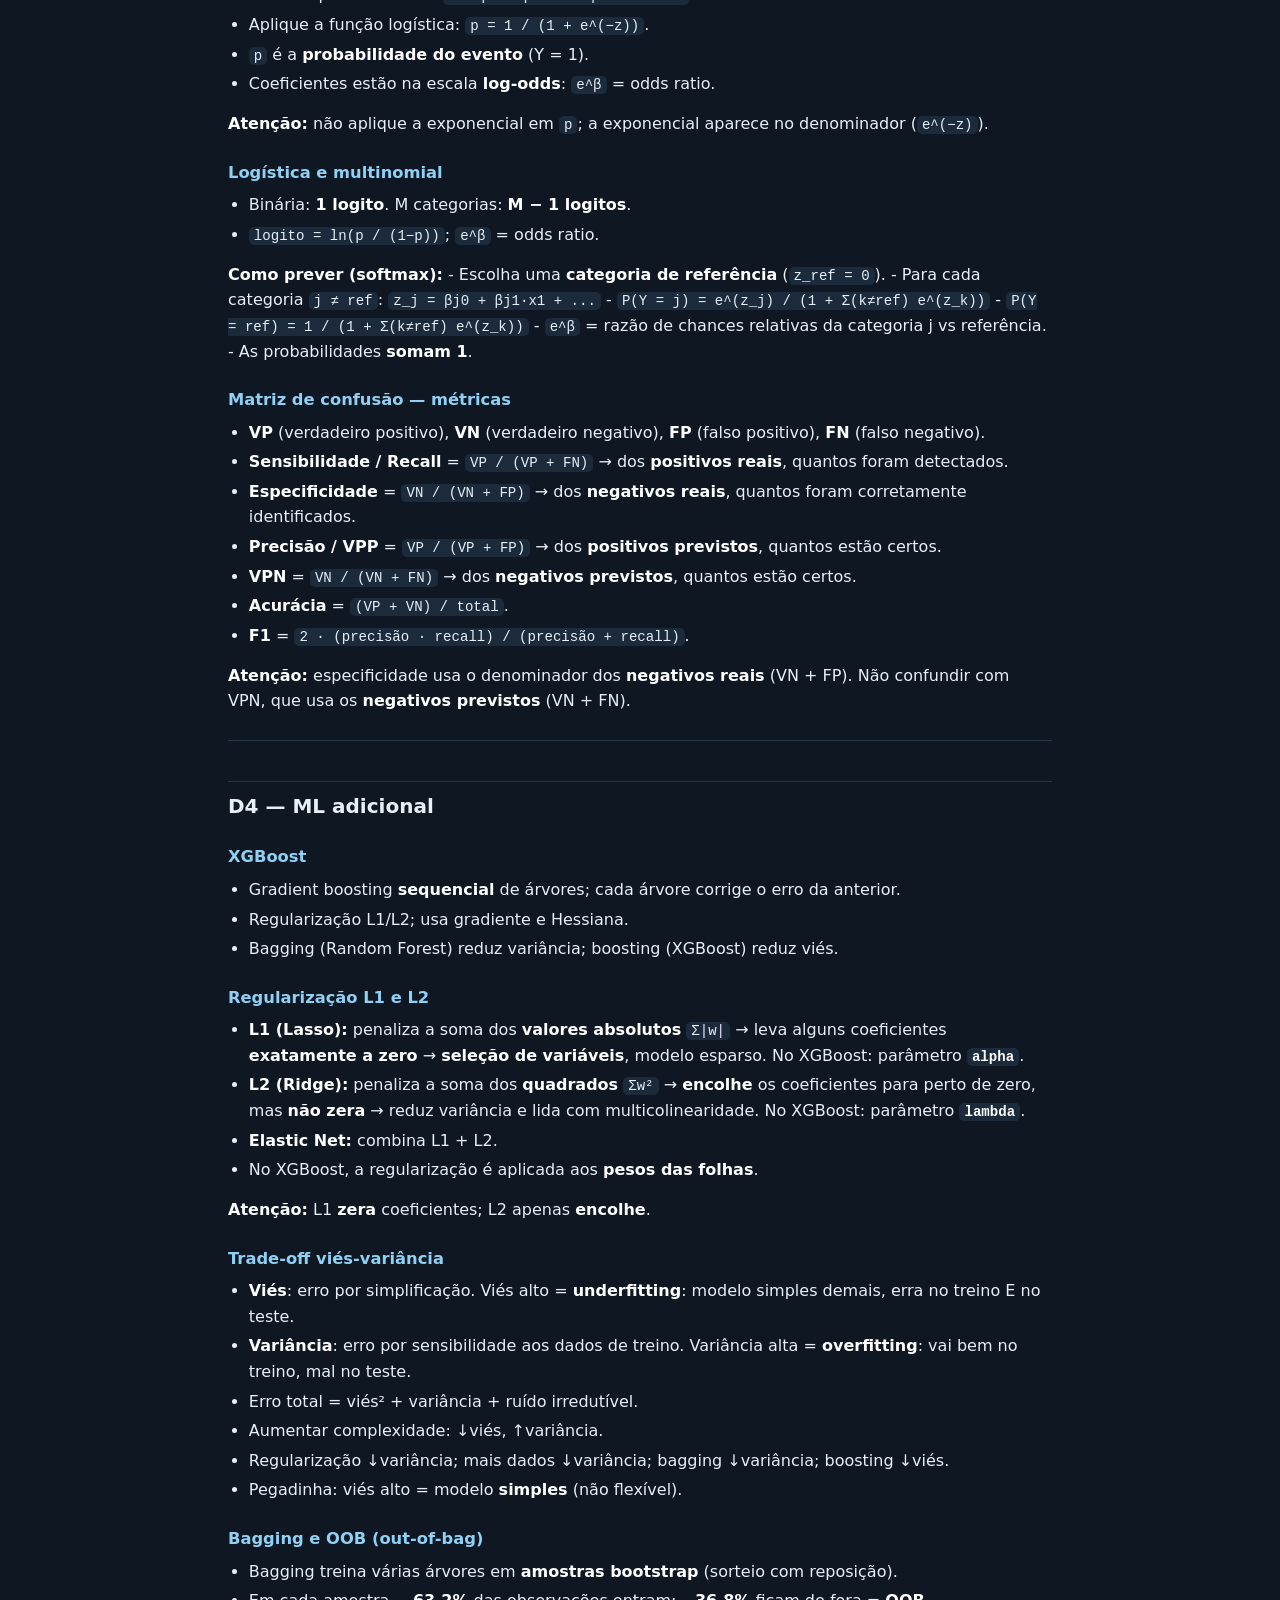
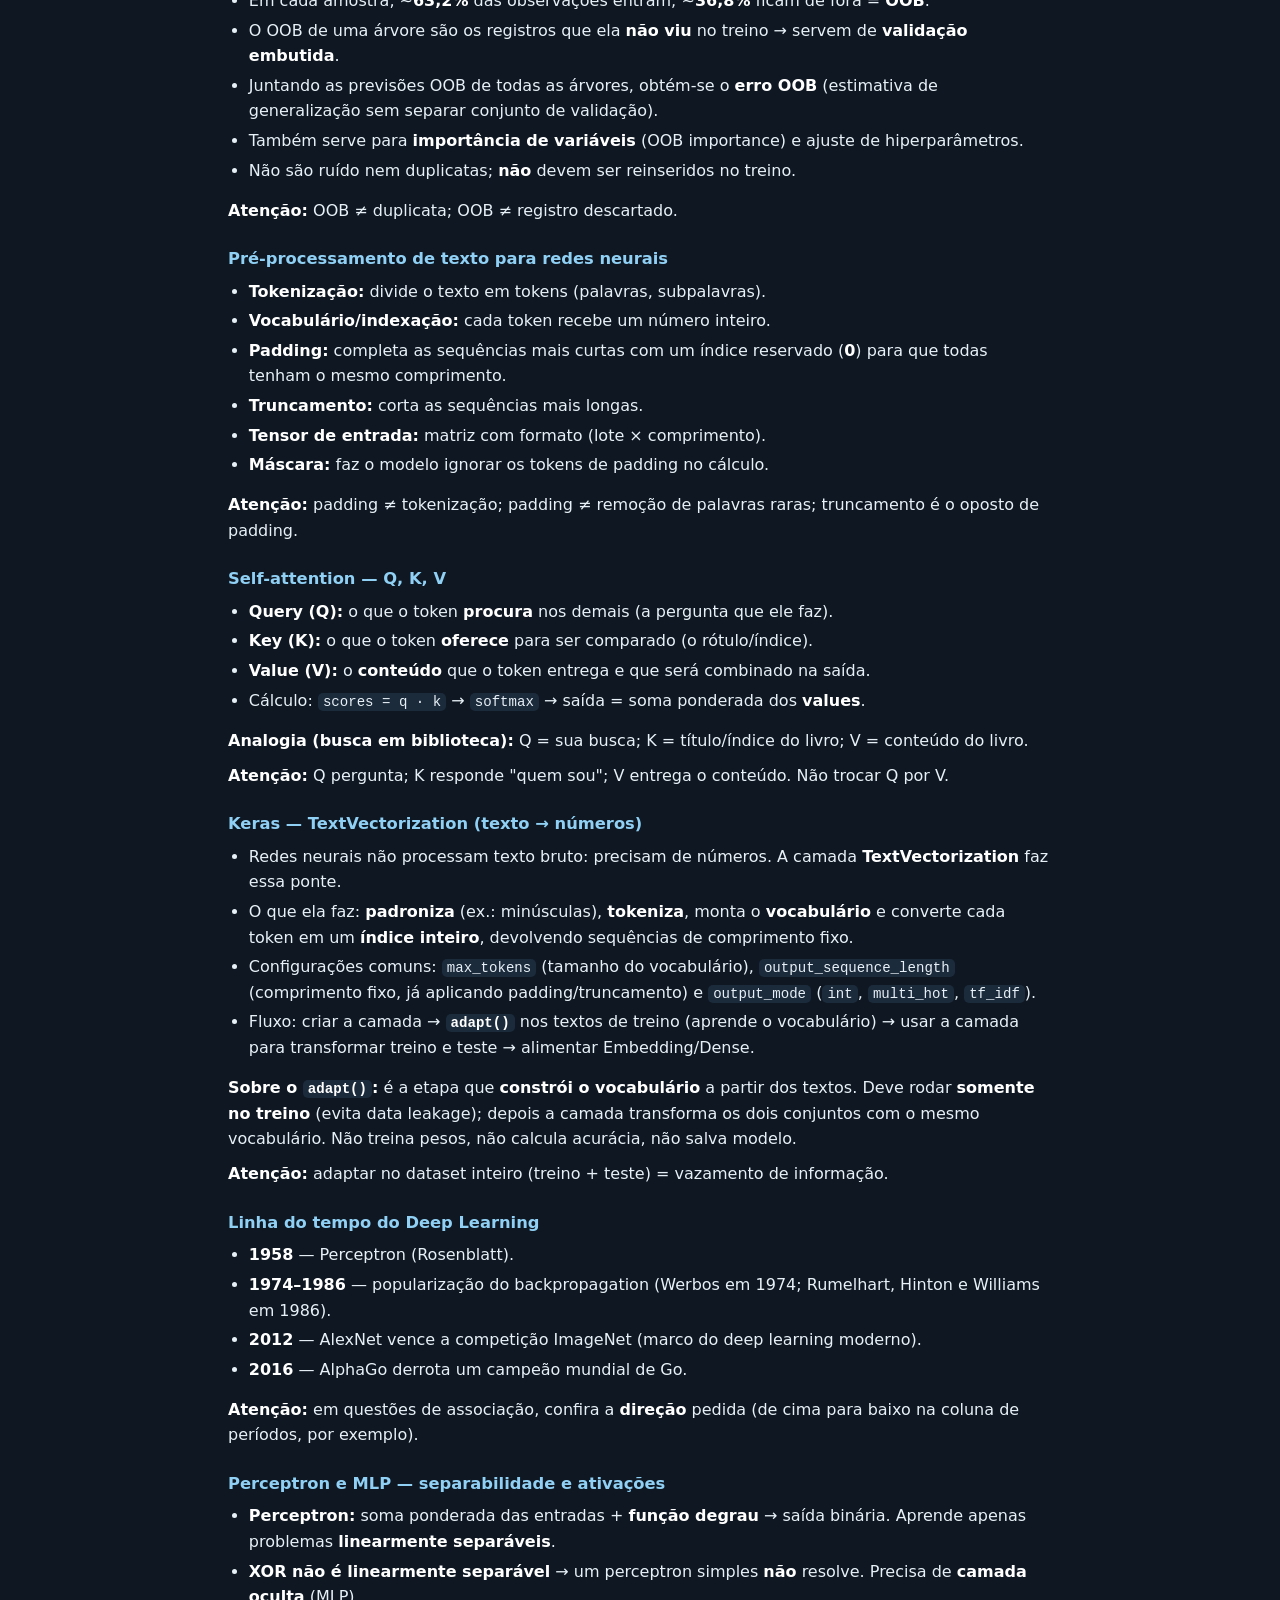
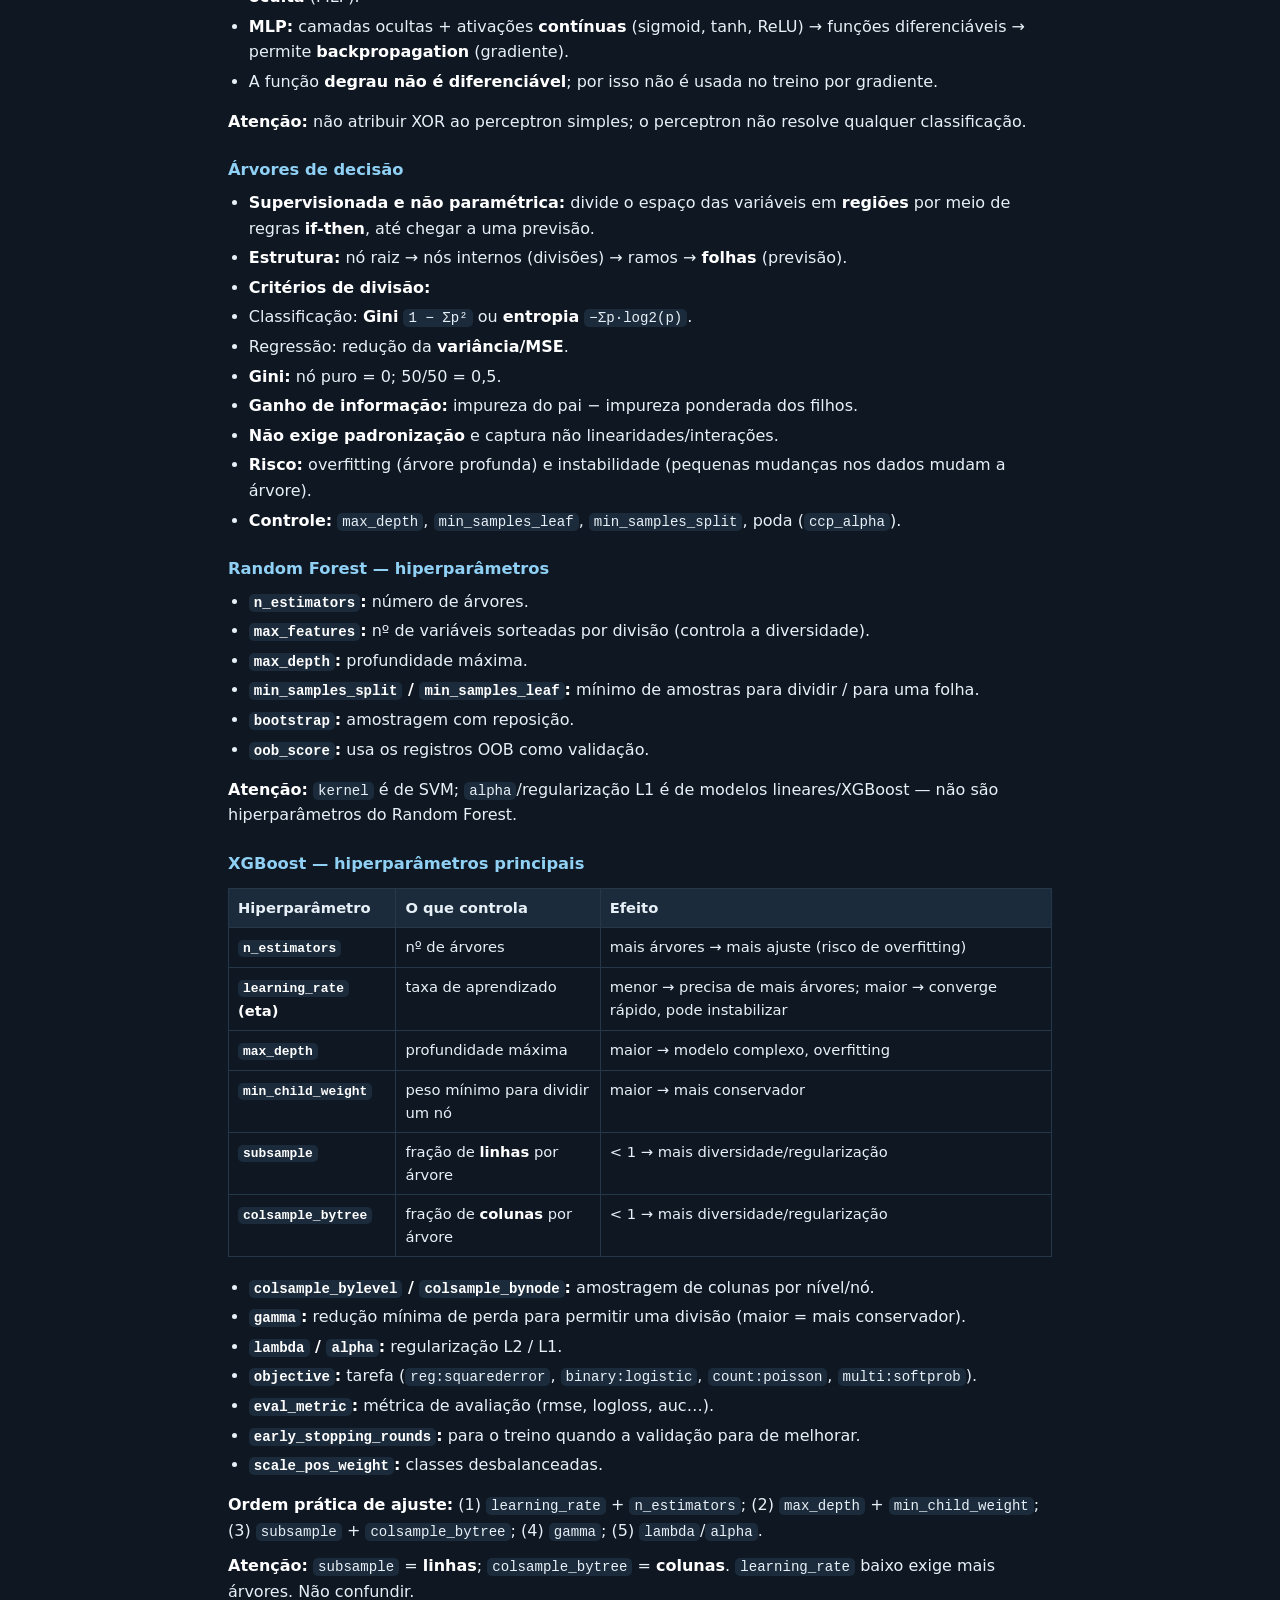
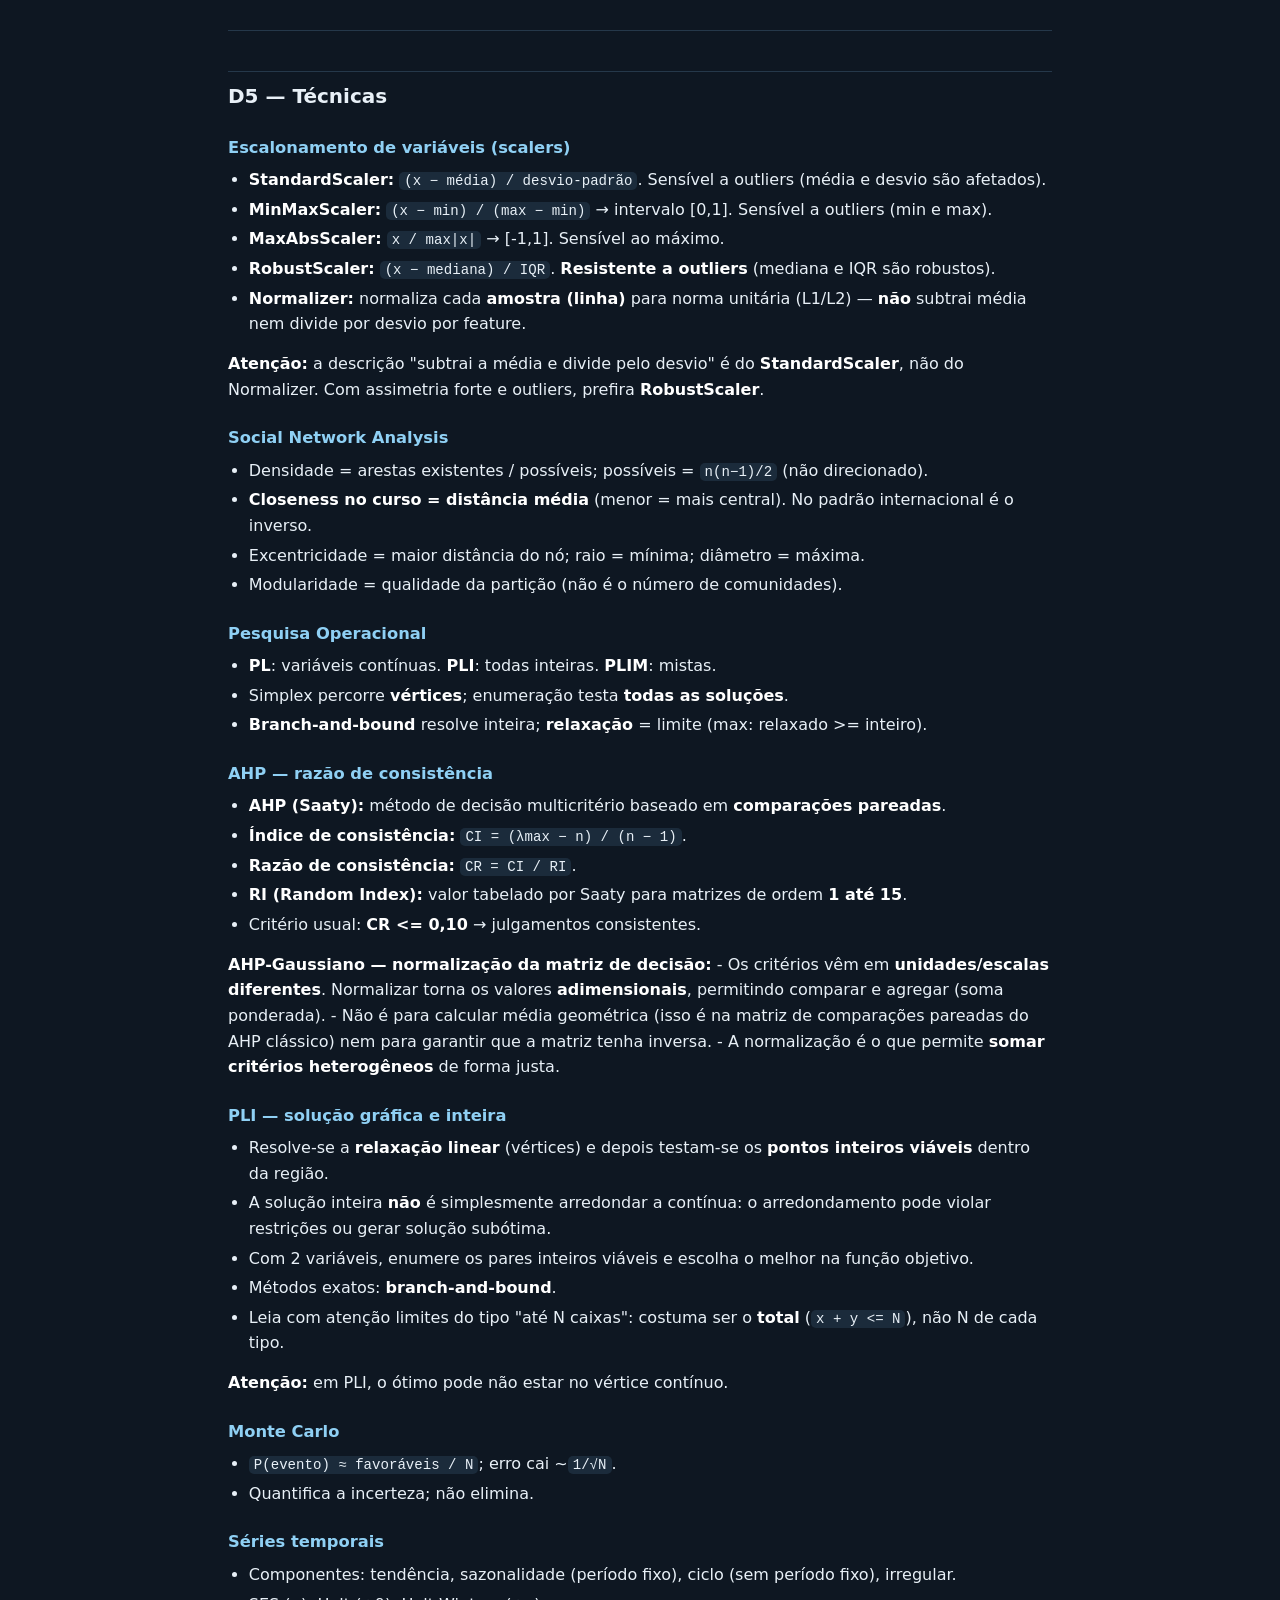
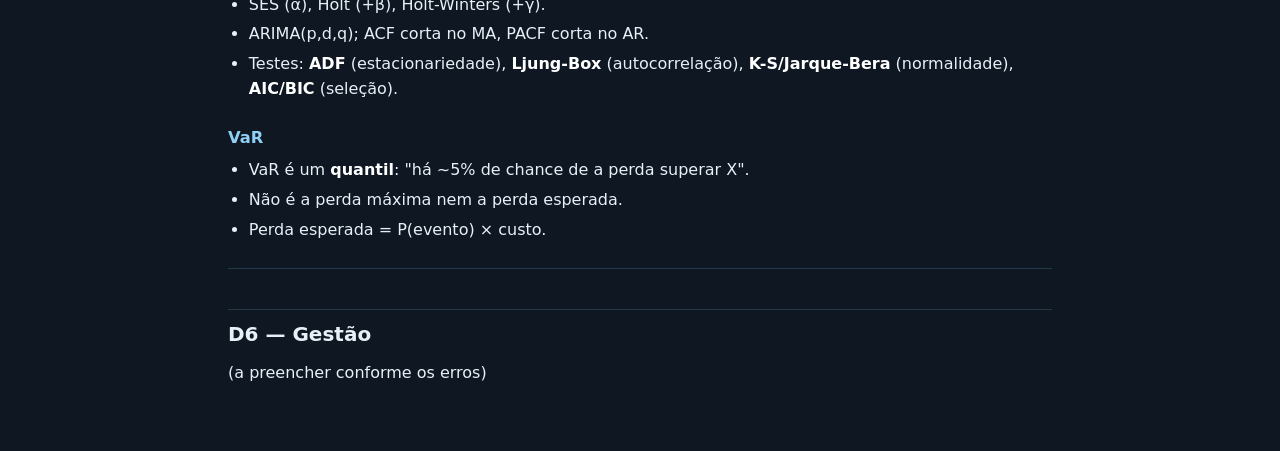
<file: teoria.html>
<!doctype html>
<html lang="pt-BR">
<head>
<meta charset="utf-8">
<meta name="viewport" content="width=device-width, initial-scale=1">
<title>Teoria — maratona DSA</title>
<link rel="icon" href="data:,">
<style>
:root{--bg:#0e1722;--card:#152230;--soft:#1b2b3b;--line:#25384a;--ink:#e8f0f7;--muted:#9fb2c4;--accent:#8fd0f4}
*{box-sizing:border-box}
html,body{margin:0;background:var(--bg);color:var(--ink);font:400 16px/1.6 system-ui,-apple-system,"Segoe UI",Roboto,Arial,sans-serif}
a{color:var(--accent)}
nav{position:sticky;top:0;z-index:10;background:#0a121b;border-bottom:1px solid var(--line)}
nav .in{max-width:860px;margin:0 auto;padding:10px 18px;display:flex;gap:16px;align-items:center}
nav b{font-size:.95rem;margin-right:auto}
nav a{font-size:.85rem;text-decoration:none;font-weight:600}
main{max-width:860px;margin:0 auto;padding:24px 18px 60px}
h1{font-size:1.6rem;line-height:1.25;margin:.2em 0 .4em}
h2{font-size:1.25rem;margin:2em 0 .5em;padding-top:.4em;border-top:1px solid var(--line)}
h3{font-size:1.02rem;margin:1.4em 0 .4em;color:var(--accent)}
p{margin:.6em 0}
ul{margin:.4em 0 .9em;padding-left:1.3em}
li{margin:.25em 0}
strong{color:#fff}
code{background:var(--soft);padding:1px 5px;border-radius:5px;font-size:.88em}
pre{background:var(--card);border:1px solid var(--line);border-radius:10px;padding:12px 14px;overflow:auto}
pre code{background:none;padding:0}
table{width:100%;border-collapse:collapse;margin:.8em 0 1.2em;font-size:.92em}
th,td{border:1px solid var(--line);padding:7px 9px;text-align:left;vertical-align:top}
th{background:var(--soft)}
blockquote{margin:.8em 0;padding:.6em .9em;border-left:4px solid var(--accent);background:var(--soft);border-radius:6px}
hr{border:0;border-top:1px solid var(--line);margin:1.6em 0}
.muted{color:var(--muted)}
</style>
</head>
<body>
<nav><div class="in">
  <b>Teoria — maratona DSA</b>
  <a href="./">Simulado</a>
  <a href="guia.html">Guia</a>
  <a href="estatistica.html">Estatística</a>
  <a href="https://brlogica.com.br/guia_estudos_dsa.php" target="_blank" rel="noopener">Guia</a>
</div></nav>
<main>
<h1 id="teoria-maratona-dsa">Teoria — maratona DSA</h1>
<p><strong>Como usar:</strong> cada bloco é um ASSUNTO (não um erro). Quando um assunto aparece num simulado, a teoria dele está aqui, resumida. É para consultar antes de responder e revisar na véspera.</p>
<hr />
<h2 id="d1-nao-supervisionados">D1 — Não supervisionados</h2>
<h3 id="k-means-objetivo-e-funcionamento">K-Means — objetivo e funcionamento</h3>
<ul>
<li><strong>Objetivo:</strong> minimizar a soma dos quadrados das distâncias de cada ponto ao <strong>centroide do seu cluster</strong> (WCSS / inércia).</li>
<li><strong>Passos:</strong> escolher K → inicializar centroides → atribuir cada ponto ao centroide mais próximo → recalcular os centroides → repetir até convergir.</li>
<li><strong>Sensível a:</strong> escala das variáveis, outliers e inicialização (usar k-means++).</li>
<li><strong>Assume</strong> clusters aproximadamente esféricos e de tamanhos parecidos.</li>
<li><strong>Escolha de K:</strong> método do cotovelo (elbow) ou silhueta.</li>
</ul>
<p><strong>Atenção:</strong> o objetivo é <strong>aproximar</strong> os pontos do seu centroide (compactar o cluster), não afastar clusters.</p>
<h3 id="pca-autovalores-e-variancia-explicada">PCA — autovalores e variância explicada</h3>
<ul>
<li>Na PCA pela <strong>matriz de correlações</strong>, cada variável é padronizada (variância 1) → <strong>variância total = p</strong> (nº de variáveis).</li>
<li>Os autovalores são <strong>ordenados</strong>: <code>λ1 &gt;= λ2 &gt;= λ3 &gt;= ...</code> (o primeiro explica mais).</li>
<li>Cada componente tem um <strong>autovalor λk</strong>.</li>
<li><strong>Proporção explicada = λk / Σλ</strong> (na correlação, Σλ = p).</li>
<li><strong>Critério de Kaiser:</strong> manter componentes com <strong>λ &gt; 1</strong>.</li>
<li>Autovalores são <strong>&gt;= 0</strong> (a matriz de correlação é semidefinida positiva).</li>
<li>Na <strong>covariância</strong>, a soma dos autovalores = soma das variâncias das variáveis.</li>
<li>O componente de <strong>maior autovalor</strong> explica a <strong>maior porcentagem de variância</strong> (é o primeiro fator).</li>
<li>As <strong>cargas</strong> podem ter sinais <strong>positivos e negativos</strong>; não 
rio que todas sejam positivas.</li>
<li>O de <strong>menor</strong> autovalor é o <strong>menos</strong> importante (não o maior).</li>
<li><strong>Requer variáveis quantitativas (métricas)</strong>. Variáveis qualitativas/categóricas vão para a <strong>ACM</strong> (ou dummies, com cautela).</li>
<li><strong>Z-score</strong> é uma escolha de padronização, não um requisito do tipo de variável.</li>
</ul>
<p><strong>Atenção:</strong> autovalores não somam zero nem são todos iguais a 1.</p>
<h3 id="comunalidade-h2-e-cargas-fatoriais">Comunalidade (h²) e cargas fatoriais</h3>
<ul>
<li><strong>Carga fatorial:</strong> correlação entre a variável e o fator/componente.</li>
<li><strong>Comunalidade (h²):</strong> soma dos quadrados das cargas nos fatores retidos = <strong>fração da variância da variável explicada</strong> pelos fatores.</li>
<li>h² varia de <strong>0 a 1</strong>.</li>
<li><strong>h² alto</strong> → variável bem representada pelos fatores.</li>
<li><strong>h² baixo</strong> → pouca variância explicada → <strong>perda de informação</strong> ao reduzir as dimensões.</li>
<li><strong>Unicidade = 1 − h²</strong> (variância não explicada).</li>
<li>Critério comum: <strong>h² &lt; 0,5</strong> → variável pouco representada (avaliar exclusão).</li>
</ul>
<p><strong>Atenção:</strong> comunalidade baixa = <strong>baixa</strong> representatividade (não alta).</p>
<h3 id="cluster-hierarquico-metodos-de-encadeamento-linkage">Cluster hierárquico — métodos de encadeamento (linkage)</h3>
<ul>
<li><strong>Single (nearest neighbor / vizinho mais próximo):</strong> menor distância entre <strong>quaisquer</strong> pontos dos dois grupos → tende ao efeito de <strong>encadeamento</strong> (chaining).</li>
<li><strong>Complete (farthest neighbor / vizinho mais distante):</strong> maior distância entre os pontos → clusters mais <strong>compactos</strong>.</li>
<li><strong>Average (UPGMA):</strong> distância <strong>média</strong> entre os pontos dos clusters.</li>
<li><strong>Ward:</strong> minimiza o aumento da <strong>variância intragrupo</strong> (o mais usado).</li>
<li><strong>Centroid / median:</strong> baseados na distância entre centroides.</li>
</ul>
<p><strong>Atenção:</strong> o método de encadeamento <strong>altera o dendrograma e os agrupamentos</strong>. Mas, no <strong>estágio zero</strong>, cada observação é um cluster (n clusters), independentemente do método.</p>
<h3 id="dendrograma-cluster-hierarquico-aglomerativo">Dendrograma (cluster hierárquico aglomerativo)</h3>
<ul>
<li>Começa com <strong>n clusters</strong> (cada observação) e termina com <strong>1</strong>.</li>
<li>Corte horizontal: <strong>nº de interseções = nº de clusters</strong> naquele nível.</li>
<li>Não define o k exato; ajuda a escolher (maior salto vertical).</li>
</ul>
<h3 id="analise-de-correspondencia-eixos-e-inercia">Análise de Correspondência — eixos e inércia</h3>
<ul>
<li>A AC decompõe a <strong>inércia</strong> (associação) em <strong>dimensões</strong>, via SVD da matriz de resíduos padronizados.</li>
<li>Cada dimensão tem um <strong>autovalor</strong>: quanto maior, mais inércia ela explica.</li>
<li>O <strong>mapa perceptual</strong> usa as <strong>duas primeiras dimensões</strong> (os dois maiores autovalores).</li>
<li>O output mostra a <strong>% de inércia explicada</strong> por eixo.</li>
<li>Os eixos <strong>não têm significado intrínseco</strong>: interpretam-se pelas categorias opostas nos extremos.</li>
</ul>
<p><strong>Atenção:</strong> os eixos não são contagens, número de categorias nem significância estatística.</p>
<h3 id="acm-analise-de-correspondencia-multipla">ACM — Análise de Correspondência Múltipla</h3>
<ul>
<li>Para <strong>3+ variáveis categóricas</strong> (a AC simples usa 2).</li>
<li>Parte de <strong>tabela de contingência</strong> (contagens), não de matriz de correlação de Pearson.</li>
<li>Usa distância <strong>qui-quadrado</strong> entre perfis — <strong>não</strong> euclidiana.</li>
<li>Proximidade no mapa = <strong>associação</strong> entre categorias.</li>
<li><strong>Viabilidade:</strong> cada variável deve ter associação significativa com pelo menos uma outra (qui-quadrado). Variável isolada não entra.</li>
<li>Não usa Z-score (isso é PCA); não é teste de hipótese.</li>
</ul>
<h3 id="acm-multinivel-nao-confundir">ACM × Multinível (não confundir)</h3>
<table>
<thead>
<tr>
<th></th>
<th>ACM</th>
<th>Multinível</th>
</tr>
</thead>
<tbody>
<tr>
<td>Tipo</td>
<td><strong>não supervisionada</strong></td>
<td><strong>supervisionada</strong></td>
</tr>
<tr>
<td>Variável dependente</td>
<td><strong>não tem</strong></td>
<td><strong>tem (Y)</strong></td>
</tr>
<tr>
<td>Objetivo</td>
<td>mapear <strong>associação entre categorias</strong></td>
<td>modelar Y com <strong>efeitos fixos e aleatórios</strong></td>
</tr>
<tr>
<td>Dados</td>
<td>tabela de contingência</td>
<td>dados <strong>aninhados</strong> (níveis)</td>
</tr>
<tr>
<td>Saída</td>
<td>mapa perceptual, inércia</td>
<td>coeficientes, variâncias, ICC</td>
</tr>
<tr>
<td>Inferência</td>
<td>não (exploratória)</td>
<td>sim (testes, IC)</td>
</tr>
</tbody>
</table>
<ul>
<li><strong>ACM</strong> = explorar variáveis <strong>qualitativas</strong> (quem se associa com quem).</li>
<li><strong>Multinível</strong> = lidar com <strong>dependência</strong> entre observações agrupadas (alunos em escolas, medidas repetidas).</li>
</ul>
<hr />
<h2 id="d2-regressao-ols">D2 — Regressão OLS</h2>
<h3 id="criterio-do-ols">Critério do OLS</h3>
<ul>
<li>Minimiza a soma dos quadrados dos resíduos: <code>Σe²</code>.</li>
<li>Com intercepto, <code>Σe = 0</code> é consequência (não objetivo).</li>
<li>Pegadinha: <code>SSE = 0</code> significa ajuste perfeito; maximizar SSE é o oposto do OLS.</li>
</ul>
<h3 id="teste-f-vs-teste-t">Teste F vs teste t</h3>
<ul>
<li><strong>F</strong>: conjunto (H0: todos os betas = 0). <strong>t</strong>: individual (H0: beta_j = 0).</li>
<li>Na regressão simples, <code>F = t²</code> (por isso parecem iguais).</li>
<li>F não diz qual variável é significativa; só que pelo menos uma é.</li>
</ul>
<h3 id="heterocedasticidade">Heterocedasticidade</h3>
<ul>
<li><strong>Definição:</strong> a variância dos erros <strong>não é constante</strong> entre as observações: <code>Var(ε|X)</code> varia.</li>
<li><strong>Homocedasticidade:</strong> <code>Var(ε|X) = σ²</code> (constante) — é o pressuposto do OLS.</li>
<li><strong>Consequências:</strong> os coeficientes do OLS continuam <strong>não viesados</strong>, mas os <strong>erros-padrão ficam errados</strong> → testes t/F e intervalos de confiança <strong>inválidos</strong>; perda de eficiência.</li>
<li><strong>Detecção:</strong> gráfico de resíduos (formato de <strong>funil/cone</strong>), <strong>Breusch-Pagan</strong>, White, Goldfeld-Quandt.</li>
<li><strong>Correção:</strong> erros-padrão <strong>robustos</strong> (HC/White), <strong>WLS</strong>, transformação (log, Box-Cox).</li>
<li><strong>Causas comuns:</strong> mudança de escala, outliers, variável omitida, dados agrupados.</li>
</ul>
<p><strong>Atenção:</strong> heterocedasticidade <strong>não enviesa os coeficientes</strong> — afeta a <strong>inferência</strong> (erros-padrão e testes).</p>
<h3 id="metricas-de-regressao">Métricas de regressão</h3>
<ul>
<li><strong>MAE</strong> = média(<code>|y − ŷ|</code>) → mesma unidade de Y; <strong>robusto a outliers</strong>.</li>
<li><strong>MSE</strong> = média(<code>(y − ŷ)²</code>) → unidade <strong>ao quadrado</strong>; penaliza mais os erros grandes.</li>
<li><strong>RMSE</strong> = <code>√MSE</code> → mesma unidade de Y; <strong>sensível a outliers</strong>.</li>
<li><strong>R²</strong> = <code>1 − SSE/SST</code> → <strong>fração da variância</strong> de Y explicada; <strong>não</strong> é % de acerto.</li>
<li><strong>MAPE</strong> = média(<code>|y − ŷ| / y</code>) × 100 → percentual; cuidado quando <code>y</code> é próximo de zero.</li>
</ul>
<p><strong>Atenção:</strong> MAE e RMSE estão na unidade de Y; MSE não. R² não é acurácia.</p>
<h3 id="box-cox-variavel-dependente">Box-Cox (variável dependente)</h3>
<ul>
<li>Transforma Y <strong>positivo</strong>: <code>Y* = (Y^λ − 1)/λ</code> (λ≠0); <code>ln(Y)</code> (λ=0).</li>
<li><strong>λ estimado por máxima verossimilhança</strong>.</li>
<li>Objetivos: aproximar a <strong>normalidade dos resíduos</strong>, <strong>estabilizar a variância</strong> (reduzir heterocedasticidade) e melhorar o ajuste.</li>
<li>Com <strong>λ ≠ 1</strong>, a relação na escala original fica <strong>não linear</strong> — mas o modelo continua <strong>linear nos parâmetros</strong>.</li>
<li><code>λ = 1</code> → identidade; <code>λ = 0</code> → log natural.</li>
<li>Para prever na escala original, é preciso <strong>destransformar</strong>.</li>
</ul>
<p><strong>Atenção:</strong> Box-Cox não muda a linearidade nos parâmetros; transforma a resposta.</p>
<h3 id="multicolinearidade">Multicolinearidade</h3>
<ul>
<li><code>VIF = 1 / (1 − Rj²)</code>; VIF &gt; 5 (ou 10) é alerta.</li>
<li>Stepwise reduz redundância como efeito colateral; recalcular o VIF depois.</li>
</ul>
<h3 id="causalidade">Causalidade</h3>
<ul>
<li>Regressão mede <strong>associação</strong>, não causa.</li>
<li>Confundidores: variável omitida, causalidade reversa, seleção.</li>
</ul>
<hr />
<h2 id="d3-maxima-verossimilhanca">D3 — Máxima verossimilhança</h2>
<h3 id="modelo-multinivel">Modelo multinível</h3>
<ul>
<li><strong>Nível 1</strong> = observação (medida repetida); <strong>nível 2</strong> = indivíduo; <strong>nível 3</strong> = escola/empresa.</li>
<li>Em <strong>medidas repetidas</strong>, o nível 1 representa a <strong>evolução temporal</strong> (as medições ao longo do tempo) do mesmo indivíduo.</li>
<li>Ignorar a dependência entre observações do mesmo grupo <strong>subestima os erros-padrão</strong>.</li>
<li><strong>Estimação por máxima verossimilhança (ML/REML)</strong>, não por OLS (o OLS pressupõe independência).</li>
<li>ICC: quanto as observações do mesmo grupo se parecem (0 a 1).</li>
</ul>
<p><strong>Equação (exemplo com interação cruzada):</strong>
<code>Yij = γ00 + γ10·Xij + γ01·Wj + γ11·Wj·Xij + ν0j + ν1j·Xij + εij</code>
- <strong>Efeitos fixos (γ):</strong> intercepto geral, efeito de X (nível 1), efeito de W (nível 2) e a interação W×X.
- <strong>Efeitos aleatórios:</strong> <code>ν0j</code> (intercepto aleatório do grupo), <code>ν1j</code> (inclinação aleatória de X) e <code>εij</code> (erro de nível 1).
- Se a <strong>variância dos aleatórios &gt; 0</strong> → há dependência intragrupo → <strong>OLS não é adequado</strong> (erros-padrão errados); usar <strong>ML/REML</strong>.
- Se a variância dos aleatórios = 0 → o modelo colapsa para o <strong>OLS</strong>.</p>
<p><strong>Leitura do gráfico (retas por grupo):</strong>
- Retas com <strong>interceptos diferentes</strong> → variância do <strong>intercepto aleatório</strong> (ν0) &gt; 0.
- Retas com <strong>inclinações diferentes</strong> (não paralelas) → variância da <strong>inclinação aleatória</strong> (ν1) &gt; 0.
- Retas <strong>paralelas</strong> → só intercepto aleatório.
- Retas com <strong>mesmo intercepto</strong> e inclinações diferentes → só inclinação aleatória.
- Retas <strong>coincidentes</strong> → sem efeitos aleatórios (OLS/GLM basta).</p>
<h3 id="python-modelo-multinivel-statsmodels">Python — modelo multinível (statsmodels)</h3>
<pre><code class="language-python">import statsmodels.api as sm

modelo = sm.MixedLM.from_formula(
    formula='y ~ x + w + x:w',   # efeitos fixos (inclui interação cruzada)
    groups='contexto',            # variável de nível 2 (grupo)
    re_formula='x',               # inclinação aleatória de x (+ intercepto)
    data=df
).fit()                           # ML; use .fit(reml=True) para REML
</code></pre>
<ul>
<li><code>groups</code> = variável que define o grupo (nível 2).</li>
<li><code>re_formula='x'</code> = inclinação aleatória de x; o intercepto aleatório é padrão.</li>
<li><code>re_formula='1'</code> = apenas intercepto aleatório.</li>
</ul>
<p><strong>Atenção:</strong> funções como <code>mle</code>, <code>glmm</code> e <code>multilevel</code> não existem no statsmodels para isso.</p>
<h3 id="dados-de-contagem">Dados de contagem</h3>
<ul>
<li>Contagem = inteiro &gt;= 0, responde "quantos".</li>
<li>Faixa de renda com rótulos = <strong>categórica</strong>, não contagem.</li>
</ul>
<h3 id="escolha-do-modelo-pela-variavel-dependente">Escolha do modelo pela variável dependente</h3>
<table>
<thead>
<tr>
<th>Dependente</th>
<th>Modelo</th>
<th>Estrutura</th>
</tr>
</thead>
<tbody>
<tr>
<td>Binária (0/1)</td>
<td>Logística binária</td>
<td>1 logito</td>
</tr>
<tr>
<td>3+ categorias sem ordem</td>
<td>Logística multinomial</td>
<td><strong>M − 1 logitos</strong></td>
</tr>
<tr>
<td>Contagem (0, 1, 2, …)</td>
<td><strong>Poisson</strong></td>
<td><code>ln(λ) = Xβ</code></td>
</tr>
<tr>
<td>Contagem com Var &gt; média</td>
<td>Binomial negativa</td>
<td>—</td>
</tr>
<tr>
<td>Contagem com excesso de zeros</td>
<td>Inflado de zeros</td>
<td>—</td>
</tr>
</tbody>
</table>
<p><strong>Atenção:</strong> Poisson <strong>não</strong> serve para dependente binária nem com 3 categorias. E <strong>M − 1 logitos</strong> é estrutura da <strong>multinomial</strong>, não do Poisson.</p>
<h3 id="poisson">Poisson</h3>
<ul>
<li>Distribuição: <code>P(Y=y) = e^(−λ)·λ^y / y!</code>.</li>
<li><code>ln(λ) = Xβ</code>; <code>E[Y] = Var[Y] = λ</code>.</li>
<li>É o <strong>limite da binomial</strong> quando <code>n → ∞</code>, <code>p → 0</code> e <code>n·p = λ</code>.</li>
<li><code>e^β</code> = fator multiplicativo da contagem esperada.</li>
<li>Sobredispersão → <strong>binomial negativa</strong>; zeros em excesso → <strong>inflado de zeros</strong>.</li>
<li>Estimação por <strong>máxima verossimilhança</strong> (iterativa, sem fórmula fechada).</li>
</ul>
<h3 id="poisson-x-binomial">Poisson x Binomial</h3>
<table>
<thead>
<tr>
<th></th>
<th>Binomial</th>
<th>Poisson</th>
</tr>
</thead>
<tbody>
<tr>
<td>Conta</td>
<td>sucessos em n tentativas</td>
<td>eventos em um intervalo</td>
</tr>
<tr>
<td>Parâmetros</td>
<td>n, p</td>
<td>λ</td>
</tr>
<tr>
<td>Valores</td>
<td>0..n</td>
<td>0,1,2,...</td>
</tr>
<tr>
<td>Variância</td>
<td>n·p·(1−p)</td>
<td>λ</td>
</tr>
<tr>
<td>Relação</td>
<td>variância &lt; média</td>
<td>variância = média</td>
</tr>
</tbody>
</table>
<ul>
<li><strong>Bernoulli</strong> = binomial com n = 1.</li>
<li><strong>Binomial negativa</strong> não é "binomial": é usada para contagem com sobredispersão.</li>
</ul>
<h3 id="poisson-como-prever">Poisson — como prever</h3>
<ul>
<li>Monte o preditor linear: <code>ln(λ) = β0 + β1·x1 + β2·x2 + ...</code></li>
<li>Aplique a exponencial: <code>λ = exp(preditor)</code>.</li>
<li><strong>Dummies:</strong> a categoria de referência vale 0; o coeficiente é relativo a ela (<code>post = 'no'</code> → 0; <code>post = 'yes'</code> → 1).</li>
<li><code>e^β</code> = fator multiplicativo da contagem esperada.</li>
</ul>
<h3 id="superdispersao-em-modelos-de-contagem">Superdispersão em modelos de contagem</h3>
<ul>
<li><strong>Superdispersão:</strong> a variância é <strong>maior que a média</strong> (o Poisson assume iguais: <code>Var = média</code>).</li>
<li><strong>Teste:</strong> Cameron &amp; Trivedi (regressão auxiliar). H0: <strong>equidispersão</strong> (variância = média).</li>
<li><strong>No Python (conforme o material do curso):</strong> função <strong><code>overdisp</code></strong>, pacote <strong><code>statsmodels.tests</code></strong>.</li>
<li><strong>Checagem prática:</strong> razão Pearson chi²/gl &gt; 1 sugere superdispersão.</li>
<li><strong>Consequência:</strong> erros-padrão do Poisson ficam subestimados → usar <strong>quase-Poisson</strong> ou <strong>binomial negativa</strong>.</li>
</ul>
<p><strong>Atenção:</strong> o nome da função é específico do material (<code>overdisp</code>); não confundir com "superdisp"/"hyperdisp".</p>
<h3 id="poisson-inflado-de-zeros-zip">Poisson inflado de zeros (ZIP)</h3>
<ul>
<li><strong>Dois processos:</strong> (1) um <strong>binário/logit</strong> que decide se o zero é <strong>estrutural</strong>; (2) um de <strong>contagem Poisson</strong> que gera as contagens (inclusive zeros "de contagem").</li>
<li><code>P(Y = 0) = p + (1 − p)·e^(−λ)</code></li>
<li><code>P(Y = m &gt; 0) = (1 − p)·e^(−λ)·λ^m / m!</code></li>
<li><code>p</code> = probabilidade de zero estrutural (via logit); <code>λ</code> = média do processo de contagem.</li>
<li>Preditores podem ser <strong>quantitativos ou qualitativos</strong> (dummies) — não é restrito a qualitativas.</li>
<li>Comparação com Poisson/NB: <strong>teste de Vuong</strong>.</li>
<li><strong>Hurdle</strong> é diferente: o processo binário separa zero de positivo, e a contagem é truncada em zero.</li>
</ul>
<p><strong>Atenção:</strong> no ZIP, o zero tem <strong>duas origens</strong> (estrutural + contagem). E o modelo não serve "só para preditoras qualitativas".</p>
<h3 id="inflacao-de-zeros-teste-de-vuong">Inflação de zeros — teste de Vuong</h3>
<ul>
<li>Modelos <strong>inflados de zeros</strong> (ZIP, ZINB) combinam dois processos: um <strong>binário</strong> (zero estrutural) e um de <strong>contagem</strong>.</li>
<li>Para comparar um modelo inflado com o modelo de contagem padrão (modelos <strong>não aninhados</strong>), usa-se o <strong>teste de Vuong</strong>.</li>
<li>H0: os dois modelos são <strong>equivalentes</strong>. Rejeitar indica que um é melhor; o sinal da estatística aponta qual.</li>
<li><strong>Cameron &amp; Trivedi:</strong> testa <strong>superdispersão</strong>, não inflação de zeros.</li>
<li><strong>Erlang:</strong> distribuição (soma de exponenciais), não teste de comparação.</li>
<li><strong>Lambert:</strong> autor que propôs o modelo ZIP; não é um teste.</li>
</ul>
<p><strong>Atenção:</strong> Vuong = zeros; Cameron-Trivedi = superdispersão.</p>
<h3 id="regressao-logistica-binaria-variavel-resposta">Regressão logística binária — variável resposta</h3>
<ul>
<li>Y <strong>binária</strong> (0/1) → distribuição <strong>Bernoulli</strong>.</li>
<li>É uma variável <strong>qualitativa (categórica)</strong>, mesmo codificada como 0 e 1. A codificação numérica <strong>não</strong> a transforma em quantitativa.</li>
<li><strong>Mais de duas categorias</strong> → logística <strong>multinomial</strong> (sem ordem) ou <strong>ordinal</strong> (com ordem).</li>
<li>Modela <code>P(Y=1)</code> por meio do logito: <code>ln(p/(1-p)) = Xβ</code>.</li>
</ul>
<h3 id="logistica-como-prever">Logística — como prever</h3>
<ul>
<li>Monte o preditor linear: <code>z = β0 + β1·x1 + β2·x2 + ...</code></li>
<li>Aplique a função logística: <code>p = 1 / (1 + e^(−z))</code>.</li>
<li><code>p</code> é a <strong>probabilidade do evento</strong> (Y = 1).</li>
<li>Coeficientes estão na escala <strong>log-odds</strong>: <code>e^β</code> = odds ratio.</li>
</ul>
<p><strong>Atenção:</strong> não aplique a exponencial em <code>p</code>; a exponencial aparece no denominador (<code>e^(−z)</code>).</p>
<h3 id="logistica-e-multinomial">Logística e multinomial</h3>
<ul>
<li>Binária: <strong>1 logito</strong>. M categorias: <strong>M − 1 logitos</strong>.</li>
<li><code>logito = ln(p / (1−p))</code>; <code>e^β</code> = odds ratio.</li>
</ul>
<p><strong>Como prever (softmax):</strong>
- Escolha uma <strong>categoria de referência</strong> (<code>z_ref = 0</code>).
- Para cada categoria <code>j ≠ ref</code>: <code>z_j = βj0 + βj1·x1 + ...</code>
- <code>P(Y = j) = e^(z_j) / (1 + Σ(k≠ref) e^(z_k))</code>
- <code>P(Y = ref) = 1 / (1 + Σ(k≠ref) e^(z_k))</code>
- <code>e^β</code> = razão de chances relativas da categoria j vs referência.
- As probabilidades <strong>somam 1</strong>.</p>
<h3 id="matriz-de-confusao-metricas">Matriz de confusão — métricas</h3>
<ul>
<li><strong>VP</strong> (verdadeiro positivo), <strong>VN</strong> (verdadeiro negativo), <strong>FP</strong> (falso positivo), <strong>FN</strong> (falso negativo).</li>
<li><strong>Sensibilidade / Recall</strong> = <code>VP / (VP + FN)</code> → dos <strong>positivos reais</strong>, quantos foram detectados.</li>
<li><strong>Especificidade</strong> = <code>VN / (VN + FP)</code> → dos <strong>negativos reais</strong>, quantos foram corretamente identificados.</li>
<li><strong>Precisão / VPP</strong> = <code>VP / (VP + FP)</code> → dos <strong>positivos previstos</strong>, quantos estão certos.</li>
<li><strong>VPN</strong> = <code>VN / (VN + FN)</code> → dos <strong>negativos previstos</strong>, quantos estão certos.</li>
<li><strong>Acurácia</strong> = <code>(VP + VN) / total</code>.</li>
<li><strong>F1</strong> = <code>2 · (precisão · recall) / (precisão + recall)</code>.</li>
</ul>
<p><strong>Atenção:</strong> especificidade usa o denominador dos <strong>negativos reais</strong> (VN + FP). Não confundir com VPN, que usa os <strong>negativos previstos</strong> (VN + FN).</p>
<hr />
<h2 id="d4-ml-adicional">D4 — ML adicional</h2>
<h3 id="xgboost">XGBoost</h3>
<ul>
<li>Gradient boosting <strong>sequencial</strong> de árvores; cada árvore corrige o erro da anterior.</li>
<li>Regularização L1/L2; usa gradiente e Hessiana.</li>
<li>Bagging (Random Forest) reduz variância; boosting (XGBoost) reduz viés.</li>
</ul>
<h3 id="regularizacao-l1-e-l2">Regularização L1 e L2</h3>
<ul>
<li><strong>L1 (Lasso):</strong> penaliza a soma dos <strong>valores absolutos</strong> <code>Σ|w|</code> → leva alguns coeficientes <strong>exatamente a zero</strong> → <strong>seleção de variáveis</strong>, modelo esparso. No XGBoost: parâmetro <strong><code>alpha</code></strong>.</li>
<li><strong>L2 (Ridge):</strong> penaliza a soma dos <strong>quadrados</strong> <code>Σw²</code> → <strong>encolhe</strong> os coeficientes para perto de zero, mas <strong>não zera</strong> → reduz variância e lida com multicolinearidade. No XGBoost: parâmetro <strong><code>lambda</code></strong>.</li>
<li><strong>Elastic Net:</strong> combina L1 + L2.</li>
<li>No XGBoost, a regularização é aplicada aos <strong>pesos das folhas</strong>.</li>
</ul>
<p><strong>Atenção:</strong> L1 <strong>zera</strong> coeficientes; L2 apenas <strong>encolhe</strong>.</p>
<h3 id="trade-off-vies-variancia">Trade-off viés-variância</h3>
<ul>
<li><strong>Viés</strong>: erro por simplificação. Viés alto = <strong>underfitting</strong>: modelo simples demais, erra no treino E no teste.</li>
<li><strong>Variância</strong>: erro por sensibilidade aos dados de treino. Variância alta = <strong>overfitting</strong>: vai bem no treino, mal no teste.</li>
<li>Erro total = viés² + variância + ruído irredutível.</li>
<li>Aumentar complexidade: ↓viés, ↑variância.</li>
<li>Regularização ↓variância; mais dados ↓variância; bagging ↓variância; boosting ↓viés.</li>
<li>Pegadinha: viés alto = modelo <strong>simples</strong> (não flexível).</li>
</ul>
<h3 id="bagging-e-oob-out-of-bag">Bagging e OOB (out-of-bag)</h3>
<ul>
<li>Bagging treina várias árvores em <strong>amostras bootstrap</strong> (sorteio com reposição).</li>
<li>Em cada amostra, ~<strong>63,2%</strong> das observações entram; ~<strong>36,8%</strong> ficam de fora = <strong>OOB</strong>.</li>
<li>O OOB de uma árvore são os registros que ela <strong>não viu</strong> no treino → servem de <strong>validação embutida</strong>.</li>
<li>Juntando as previsões OOB de todas as árvores, obtém-se o <strong>erro OOB</strong> (estimativa de generalização sem separar conjunto de validação).</li>
<li>Também serve para <strong>importância de variáveis</strong> (OOB importance) e ajuste de hiperparâmetros.</li>
<li>Não são ruído nem duplicatas; <strong>não</strong> devem ser reinseridos no treino.</li>
</ul>
<p><strong>Atenção:</strong> OOB ≠ duplicata; OOB ≠ registro descartado.</p>
<h3 id="pre-processamento-de-texto-para-redes-neurais">Pré-processamento de texto para redes neurais</h3>
<ul>
<li><strong>Tokenização:</strong> divide o texto em tokens (palavras, subpalavras).</li>
<li><strong>Vocabulário/indexação:</strong> cada token recebe um número inteiro.</li>
<li><strong>Padding:</strong> completa as sequências mais curtas com um índice reservado (<strong>0</strong>) para que todas tenham o mesmo comprimento.</li>
<li><strong>Truncamento:</strong> corta as sequências mais longas.</li>
<li><strong>Tensor de entrada:</strong> matriz com formato (lote × comprimento).</li>
<li><strong>Máscara:</strong> faz o modelo ignorar os tokens de padding no cálculo.</li>
</ul>
<p><strong>Atenção:</strong> padding ≠ tokenização; padding ≠ remoção de palavras raras; truncamento é o oposto de padding.</p>
<h3 id="self-attention-q-k-v">Self-attention — Q, K, V</h3>
<ul>
<li><strong>Query (Q):</strong> o que o token <strong>procura</strong> nos demais (a pergunta que ele faz).</li>
<li><strong>Key (K):</strong> o que o token <strong>oferece</strong> para ser comparado (o rótulo/índice).</li>
<li><strong>Value (V):</strong> o <strong>conteúdo</strong> que o token entrega e que será combinado na saída.</li>
<li>Cálculo: <code>scores = q · k</code> → <code>softmax</code> → saída = soma ponderada dos <strong>values</strong>.</li>
</ul>
<p><strong>Analogia (busca em biblioteca):</strong> Q = sua busca; K = título/índice do livro; V = conteúdo do livro.</p>
<p><strong>Atenção:</strong> Q pergunta; K responde "quem sou"; V entrega o conteúdo. Não trocar Q por V.</p>
<h3 id="keras-textvectorization-texto-numeros">Keras — TextVectorization (texto → números)</h3>
<ul>
<li>Redes neurais não processam texto bruto: precisam de números. A camada <strong>TextVectorization</strong> faz essa ponte.</li>
<li>O que ela faz: <strong>padroniza</strong> (ex.: minúsculas), <strong>tokeniza</strong>, monta o <strong>vocabulário</strong> e converte cada token em um <strong>índice inteiro</strong>, devolvendo sequências de comprimento fixo.</li>
<li>Configurações comuns: <code>max_tokens</code> (tamanho do vocabulário), <code>output_sequence_length</code> (comprimento fixo, já aplicando padding/truncamento) e <code>output_mode</code> (<code>int</code>, <code>multi_hot</code>, <code>tf_idf</code>).</li>
<li>Fluxo: criar a camada → <strong><code>adapt()</code></strong> nos textos de treino (aprende o vocabulário) → usar a camada para transformar treino e teste → alimentar Embedding/Dense.</li>
</ul>
<p><strong>Sobre o <code>adapt()</code>:</strong> é a etapa que <strong>constrói o vocabulário</strong> a partir dos textos. Deve rodar <strong>somente no treino</strong> (evita data leakage); depois a camada transforma os dois conjuntos com o mesmo vocabulário. Não treina pesos, não calcula acurácia, não salva modelo.</p>
<p><strong>Atenção:</strong> adaptar no dataset inteiro (treino + teste) = vazamento de informação.</p>
<h3 id="linha-do-tempo-do-deep-learning">Linha do tempo do Deep Learning</h3>
<ul>
<li><strong>1958</strong> — Perceptron (Rosenblatt).</li>
<li><strong>1974–1986</strong> — popularização do backpropagation (Werbos em 1974; Rumelhart, Hinton e Williams em 1986).</li>
<li><strong>2012</strong> — AlexNet vence a competição ImageNet (marco do deep learning moderno).</li>
<li><strong>2016</strong> — AlphaGo derrota um campeão mundial de Go.</li>
</ul>
<p><strong>Atenção:</strong> em questões de associação, confira a <strong>direção</strong> pedida (de cima para baixo na coluna de períodos, por exemplo).</p>
<h3 id="perceptron-e-mlp-separabilidade-e-ativacoes">Perceptron e MLP — separabilidade e ativações</h3>
<ul>
<li><strong>Perceptron:</strong> soma ponderada das entradas + <strong>função degrau</strong> → saída binária. Aprende apenas problemas <strong>linearmente separáveis</strong>.</li>
<li><strong>XOR não é linearmente separável</strong> → um perceptron simples <strong>não</strong> resolve. Precisa de <strong>camada oculta</strong> (MLP).</li>
<li><strong>MLP:</strong> camadas ocultas + ativações <strong>contínuas</strong> (sigmoid, tanh, ReLU) → funções diferenciáveis → permite <strong>backpropagation</strong> (gradiente).</li>
<li>A função <strong>degrau não é diferenciável</strong>; por isso não é usada no treino por gradiente.</li>
</ul>
<p><strong>Atenção:</strong> não atribuir XOR ao perceptron simples; o perceptron não resolve qualquer classificação.</p>
<h3 id="arvores-de-decisao">Árvores de decisão</h3>
<ul>
<li><strong>Supervisionada e não paramétrica:</strong> divide o espaço das variáveis em <strong>regiões</strong> por meio de regras <strong>if-then</strong>, até chegar a uma previsão.</li>
<li><strong>Estrutura:</strong> nó raiz → nós internos (divisões) → ramos → <strong>folhas</strong> (previsão).</li>
<li><strong>Critérios de divisão:</strong></li>
<li>Classificação: <strong>Gini</strong> <code>1 − Σp²</code> ou <strong>entropia</strong> <code>−Σp·log2(p)</code>.</li>
<li>Regressão: redução da <strong>variância/MSE</strong>.</li>
<li><strong>Gini:</strong> nó puro = 0; 50/50 = 0,5.</li>
<li><strong>Ganho de informação:</strong> impureza do pai − impureza ponderada dos filhos.</li>
<li><strong>Não exige padronização</strong> e captura não linearidades/interações.</li>
<li><strong>Risco:</strong> overfitting (árvore profunda) e instabilidade (pequenas mudanças nos dados mudam a árvore).</li>
<li><strong>Controle:</strong> <code>max_depth</code>, <code>min_samples_leaf</code>, <code>min_samples_split</code>, poda (<code>ccp_alpha</code>).</li>
</ul>
<h3 id="random-forest-hiperparametros">Random Forest — hiperparâmetros</h3>
<ul>
<li><strong><code>n_estimators</code>:</strong> número de árvores.</li>
<li><strong><code>max_features</code>:</strong> nº de variáveis sorteadas por divisão (controla a diversidade).</li>
<li><strong><code>max_depth</code>:</strong> profundidade máxima.</li>
<li><strong><code>min_samples_split</code> / <code>min_samples_leaf</code>:</strong> mínimo de amostras para dividir / para uma folha.</li>
<li><strong><code>bootstrap</code>:</strong> amostragem com reposição.</li>
<li><strong><code>oob_score</code>:</strong> usa os registros OOB como validação.</li>
</ul>
<p><strong>Atenção:</strong> <code>kernel</code> é de SVM; <code>alpha</code>/regularização L1 é de modelos lineares/XGBoost — não são hiperparâmetros do Random Forest.</p>
<h3 id="xgboost-hiperparametros-principais">XGBoost — hiperparâmetros principais</h3>
<table>
<thead>
<tr>
<th>Hiperparâmetro</th>
<th>O que controla</th>
<th>Efeito</th>
</tr>
</thead>
<tbody>
<tr>
<td><strong><code>n_estimators</code></strong></td>
<td>nº de árvores</td>
<td>mais árvores → mais ajuste (risco de overfitting)</td>
</tr>
<tr>
<td><strong><code>learning_rate</code> (eta)</strong></td>
<td>taxa de aprendizado</td>
<td>menor → precisa de mais árvores; maior → converge rápido, pode instabilizar</td>
</tr>
<tr>
<td><strong><code>max_depth</code></strong></td>
<td>profundidade máxima</td>
<td>maior → modelo complexo, overfitting</td>
</tr>
<tr>
<td><strong><code>min_child_weight</code></strong></td>
<td>peso mínimo para dividir um nó</td>
<td>maior → mais conservador</td>
</tr>
<tr>
<td><strong><code>subsample</code></strong></td>
<td>fração de <strong>linhas</strong> por árvore</td>
<td>&lt; 1 → mais diversidade/regularização</td>
</tr>
<tr>
<td><strong><code>colsample_bytree</code></strong></td>
<td>fração de <strong>colunas</strong> por árvore</td>
<td>&lt; 1 → mais diversidade/regularização</td>
</tr>
</tbody>
</table>
<ul>
<li><strong><code>colsample_bylevel</code> / <code>colsample_bynode</code>:</strong> amostragem de colunas por nível/nó.</li>
<li><strong><code>gamma</code>:</strong> redução mínima de perda para permitir uma divisão (maior = mais conservador).</li>
<li><strong><code>lambda</code> / <code>alpha</code>:</strong> regularização L2 / L1.</li>
<li><strong><code>objective</code>:</strong> tarefa (<code>reg:squarederror</code>, <code>binary:logistic</code>, <code>count:poisson</code>, <code>multi:softprob</code>).</li>
<li><strong><code>eval_metric</code>:</strong> métrica de avaliação (rmse, logloss, auc…).</li>
<li><strong><code>early_stopping_rounds</code>:</strong> para o treino quando a validação para de melhorar.</li>
<li><strong><code>scale_pos_weight</code>:</strong> classes desbalanceadas.</li>
</ul>
<p><strong>Ordem prática de ajuste:</strong> (1) <code>learning_rate</code> + <code>n_estimators</code>; (2) <code>max_depth</code> + <code>min_child_weight</code>; (3) <code>subsample</code> + <code>colsample_bytree</code>; (4) <code>gamma</code>; (5) <code>lambda</code>/<code>alpha</code>.</p>
<p><strong>Atenção:</strong> <code>subsample</code> = <strong>linhas</strong>; <code>colsample_bytree</code> = <strong>colunas</strong>. <code>learning_rate</code> baixo exige mais árvores. Não confundir.</p>
<hr />
<h2 id="d5-tecnicas">D5 — Técnicas</h2>
<h3 id="escalonamento-de-variaveis-scalers">Escalonamento de variáveis (scalers)</h3>
<ul>
<li><strong>StandardScaler:</strong> <code>(x − média) / desvio-padrão</code>. Sensível a outliers (média e desvio são afetados).</li>
<li><strong>MinMaxScaler:</strong> <code>(x − min) / (max − min)</code> → intervalo [0,1]. Sensível a outliers (min e max).</li>
<li><strong>MaxAbsScaler:</strong> <code>x / max|x|</code> → [-1,1]. Sensível ao máximo.</li>
<li><strong>RobustScaler:</strong> <code>(x − mediana) / IQR</code>. <strong>Resistente a outliers</strong> (mediana e IQR são robustos).</li>
<li><strong>Normalizer:</strong> normaliza cada <strong>amostra (linha)</strong> para norma unitária (L1/L2) — <strong>não</strong> subtrai média nem divide por desvio por feature.</li>
</ul>
<p><strong>Atenção:</strong> a descrição "subtrai a média e divide pelo desvio" é do <strong>StandardScaler</strong>, não do Normalizer. Com assimetria forte e outliers, prefira <strong>RobustScaler</strong>.</p>
<h3 id="social-network-analysis">Social Network Analysis</h3>
<ul>
<li>Densidade = arestas existentes / possíveis; possíveis = <code>n(n−1)/2</code> (não direcionado).</li>
<li><strong>Closeness no curso = distância média</strong> (menor = mais central). No padrão internacional é o inverso.</li>
<li>Excentricidade = maior distância do nó; raio = mínima; diâmetro = máxima.</li>
<li>Modularidade = qualidade da partição (não é o número de comunidades).</li>
</ul>
<h3 id="pesquisa-operacional">Pesquisa Operacional</h3>
<ul>
<li><strong>PL</strong>: variáveis contínuas. <strong>PLI</strong>: todas inteiras. <strong>PLIM</strong>: mistas.</li>
<li>Simplex percorre <strong>vértices</strong>; enumeração testa <strong>todas as soluções</strong>.</li>
<li><strong>Branch-and-bound</strong> resolve inteira; <strong>relaxação</strong> = limite (max: relaxado &gt;= inteiro).</li>
</ul>
<h3 id="ahp-razao-de-consistencia">AHP — razão de consistência</h3>
<ul>
<li><strong>AHP (Saaty):</strong> método de decisão multicritério baseado em <strong>comparações pareadas</strong>.</li>
<li><strong>Índice de consistência:</strong> <code>CI = (λmax − n) / (n − 1)</code>.</li>
<li><strong>Razão de consistência:</strong> <code>CR = CI / RI</code>.</li>
<li><strong>RI (Random Index):</strong> valor tabelado por Saaty para matrizes de ordem <strong>1 até 15</strong>.</li>
<li>Critério usual: <strong>CR &lt;= 0,10</strong> → julgamentos consistentes.</li>
</ul>
<p><strong>AHP-Gaussiano — normalização da matriz de decisão:</strong>
- Os critérios vêm em <strong>unidades/escalas diferentes</strong>. Normalizar torna os valores <strong>adimensionais</strong>, permitindo comparar e agregar (soma ponderada).
- Não é para calcular média geométrica (isso é na matriz de comparações pareadas do AHP clássico) nem para garantir que a matriz tenha inversa.
- A normalização é o que permite <strong>somar critérios heterogêneos</strong> de forma justa.</p>
<h3 id="pli-solucao-grafica-e-inteira">PLI — solução gráfica e inteira</h3>
<ul>
<li>Resolve-se a <strong>relaxação linear</strong> (vértices) e depois testam-se os <strong>pontos inteiros viáveis</strong> dentro da região.</li>
<li>A solução inteira <strong>não</strong> é simplesmente arredondar a contínua: o arredondamento pode violar restrições ou gerar solução subótima.</li>
<li>Com 2 variáveis, enumere os pares inteiros viáveis e escolha o melhor na função objetivo.</li>
<li>Métodos exatos: <strong>branch-and-bound</strong>.</li>
<li>Leia com atenção limites do tipo "até N caixas": costuma ser o <strong>total</strong> (<code>x + y &lt;= N</code>), não N de cada tipo.</li>
</ul>
<p><strong>Atenção:</strong> em PLI, o ótimo pode não estar no vértice contínuo.</p>
<h3 id="monte-carlo">Monte Carlo</h3>
<ul>
<li><code>P(evento) ≈ favoráveis / N</code>; erro cai ~<code>1/√N</code>.</li>
<li>Quantifica a incerteza; não elimina.</li>
</ul>
<h3 id="series-temporais">Séries temporais</h3>
<ul>
<li>Componentes: tendência, sazonalidade (período fixo), ciclo (sem período fixo), irregular.</li>
<li>SES (α), Holt (+β), Holt-Winters (+γ).</li>
<li>ARIMA(p,d,q); ACF corta no MA, PACF corta no AR.</li>
<li>Testes: <strong>ADF</strong> (estacionariedade), <strong>Ljung-Box</strong> (autocorrelação), <strong>K-S/Jarque-Bera</strong> (normalidade), <strong>AIC/BIC</strong> (seleção).</li>
</ul>
<h3 id="var">VaR</h3>
<ul>
<li>VaR é um <strong>quantil</strong>: "há ~5% de chance de a perda superar X".</li>
<li>Não é a perda máxima nem a perda esperada.</li>
<li>Perda esperada = P(evento) × custo.</li>
</ul>
<hr />
<h2 id="d6-gestao">D6 — Gestão</h2>
<p>(a preencher conforme os erros)</p>
</main>
</body>
</html>
</file>
<file: style.css>
:root{
  --bg:#0e1722; --card:#152230; --soft:#1b2b3b; --line:#25384a;
  --ink:#e8f0f7; --muted:#9fb2c4; --accent:#8fd0f4; --accent-ink:#0b2a42;
  --ok:#2dba2e; --ok-bg:#16301a; --bad:#e5482a; --bad-bg:#3a1e17; --warn:#f0902a;
}
*{box-sizing:border-box}
html,body{margin:0;background:var(--bg);color:var(--ink);
  font:400 15px/1.55 system-ui,-apple-system,"Segoe UI",Roboto,Arial,sans-serif}
button{font:inherit;color:inherit;cursor:pointer}
.top{position:sticky;top:0;z-index:20;background:#0a121b;border-bottom:1px solid var(--line)}
.top-in{max-width:820px;margin:0 auto;padding:12px 16px;display:flex;justify-content:space-between;align-items:center;gap:12px}
.brand b{display:block;font-size:1.02rem}
.brand small{color:var(--muted);font-size:.78rem}
.top-actions{display:flex;gap:8px}
.ghost{background:var(--soft);border:1px solid var(--line);border-radius:9px;padding:7px 11px;font-size:.82rem;font-weight:600;color:var(--ink);text-decoration:none;display:inline-flex;align-items:center}
.ghost:hover{border-color:var(--accent)}
main{max-width:820px;margin:0 auto;padding:16px}
.card{background:var(--card);border:1px solid var(--line);border-radius:14px;padding:16px;margin:12px 0}
.grid{display:grid;gap:10px;grid-template-columns:repeat(3,1fr)}
@media(max-width:560px){.grid{grid-template-columns:1fr 1fr}}
.tile{background:var(--soft);border:1px solid var(--line);border-radius:12px;padding:12px 14px}
.tile b{display:block;font-size:1.5rem;line-height:1.1;font-variant-numeric:tabular-nums}
.tile span{color:var(--muted);font-size:.78rem}
.chips{display:flex;flex-wrap:wrap;gap:8px;margin:6px 0 2px}
.chip{border-radius:999px;padding:7px 12px;font-size:.82rem;font-weight:600;background:var(--card);border:1px solid var(--line)}
.chip.on{background:var(--accent);color:var(--accent-ink);border-color:var(--accent)}
.tag{display:inline-block;font-size:.68rem;font-weight:600;padding:1px 7px;border-radius:99px;background:var(--soft);color:var(--muted);vertical-align:middle}
.disc{display:flex;align-items:center;gap:12px;padding:11px 0;border-bottom:1px solid var(--line)}
.disc:last-child{border-bottom:0}
.disc-main{flex:1;min-width:0}
.disc-name{font-weight:600;font-size:.93rem;margin-bottom:5px}
.disc-meta{display:flex;justify-content:space-between;gap:10px;color:var(--muted);font-size:.78rem;margin-bottom:5px}
.bar{height:7px;border-radius:99px;background:var(--soft);overflow:hidden}
.bar>i{display:block;height:100%;background:var(--accent);border-radius:99px;transition:width .2s}
.disc-actions{display:flex;flex-direction:column;gap:6px;flex:0 0 auto}
.btn{background:var(--accent);color:var(--accent-ink);border:1px solid var(--accent);border-radius:9px;padding:7px 11px;font-size:.8rem;font-weight:700}
.btn.alt{background:var(--soft);color:var(--ink);border-color:var(--line)}
.btn:disabled{opacity:.45;cursor:default}
.sticky{position:sticky;top:57px;z-index:10;background:var(--bg);padding:10px 0}
.qhead{display:flex;justify-content:space-between;align-items:center;gap:10px;font-size:.85rem;color:var(--muted)}
.qhead b{color:var(--ink)}
.enun{font-weight:600;font-size:1rem;margin:8px 0 4px}
.enun p{margin:.5rem 0}
.qimg{max-width:100%;border-radius:10px;border:1px solid var(--line);margin:8px 0}
.opt{display:flex;gap:12px;width:100%;text-align:left;margin:8px 0;padding:12px 13px;align-items:flex-start;
  border-radius:12px;background:var(--card);border:1px solid var(--line);font-size:.94rem}
.opt b{flex:0 0 1.7rem;height:1.7rem;border-radius:8px;background:var(--soft);display:inline-flex;align-items:center;justify-content:center;font-size:.8rem}
.opt.sel{border:2px solid var(--accent);padding:11px 12px;background:#17354a}
.opt.ok{border-color:var(--ok);background:var(--ok-bg)} .opt.ok b{background:var(--ok);color:#fff}
.opt.bad{border-color:var(--bad);background:var(--bad-bg)} .opt.bad b{background:var(--bad);color:#fff}
.opt:disabled{opacity:1;cursor:default}
.exp{border-radius:10px;padding:11px 13px;margin-top:10px;font-weight:600;font-size:.9rem}
.exp.ok{background:var(--ok-bg);border-left:5px solid var(--ok)}
.exp.bad{background:var(--bad-bg);border-left:5px solid var(--bad)}
.why{margin-top:12px;padding:12px 14px;border-radius:12px;background:var(--soft);font-size:.9rem}
.why h4{margin:0 0 6px;font-size:.85rem}
.why p{margin:.35rem 0}
.muted{color:var(--muted)}
.small{font-size:.82rem}
.nav{display:flex;justify-content:space-between;gap:10px;margin-top:14px}
.nav .btn{padding:9px 16px;font-size:.86rem}
.banner{display:flex;gap:12px;align-items:center;justify-content:space-between;flex-wrap:wrap;
  background:#17354a;border:1px solid var(--accent);border-radius:12px;padding:11px 14px;margin:12px 0}
.foot{max-width:820px;margin:0 auto;padding:14px 16px 40px;color:var(--muted);font-size:.78rem;text-align:center}
.big{font-size:2.6rem;font-weight:800;line-height:1}
.pass{color:var(--ok)} .fail{color:var(--bad)}
ul.clean{margin:8px 0 0;padding-left:18px}
ul.clean li{margin:4px 0}
</file>
